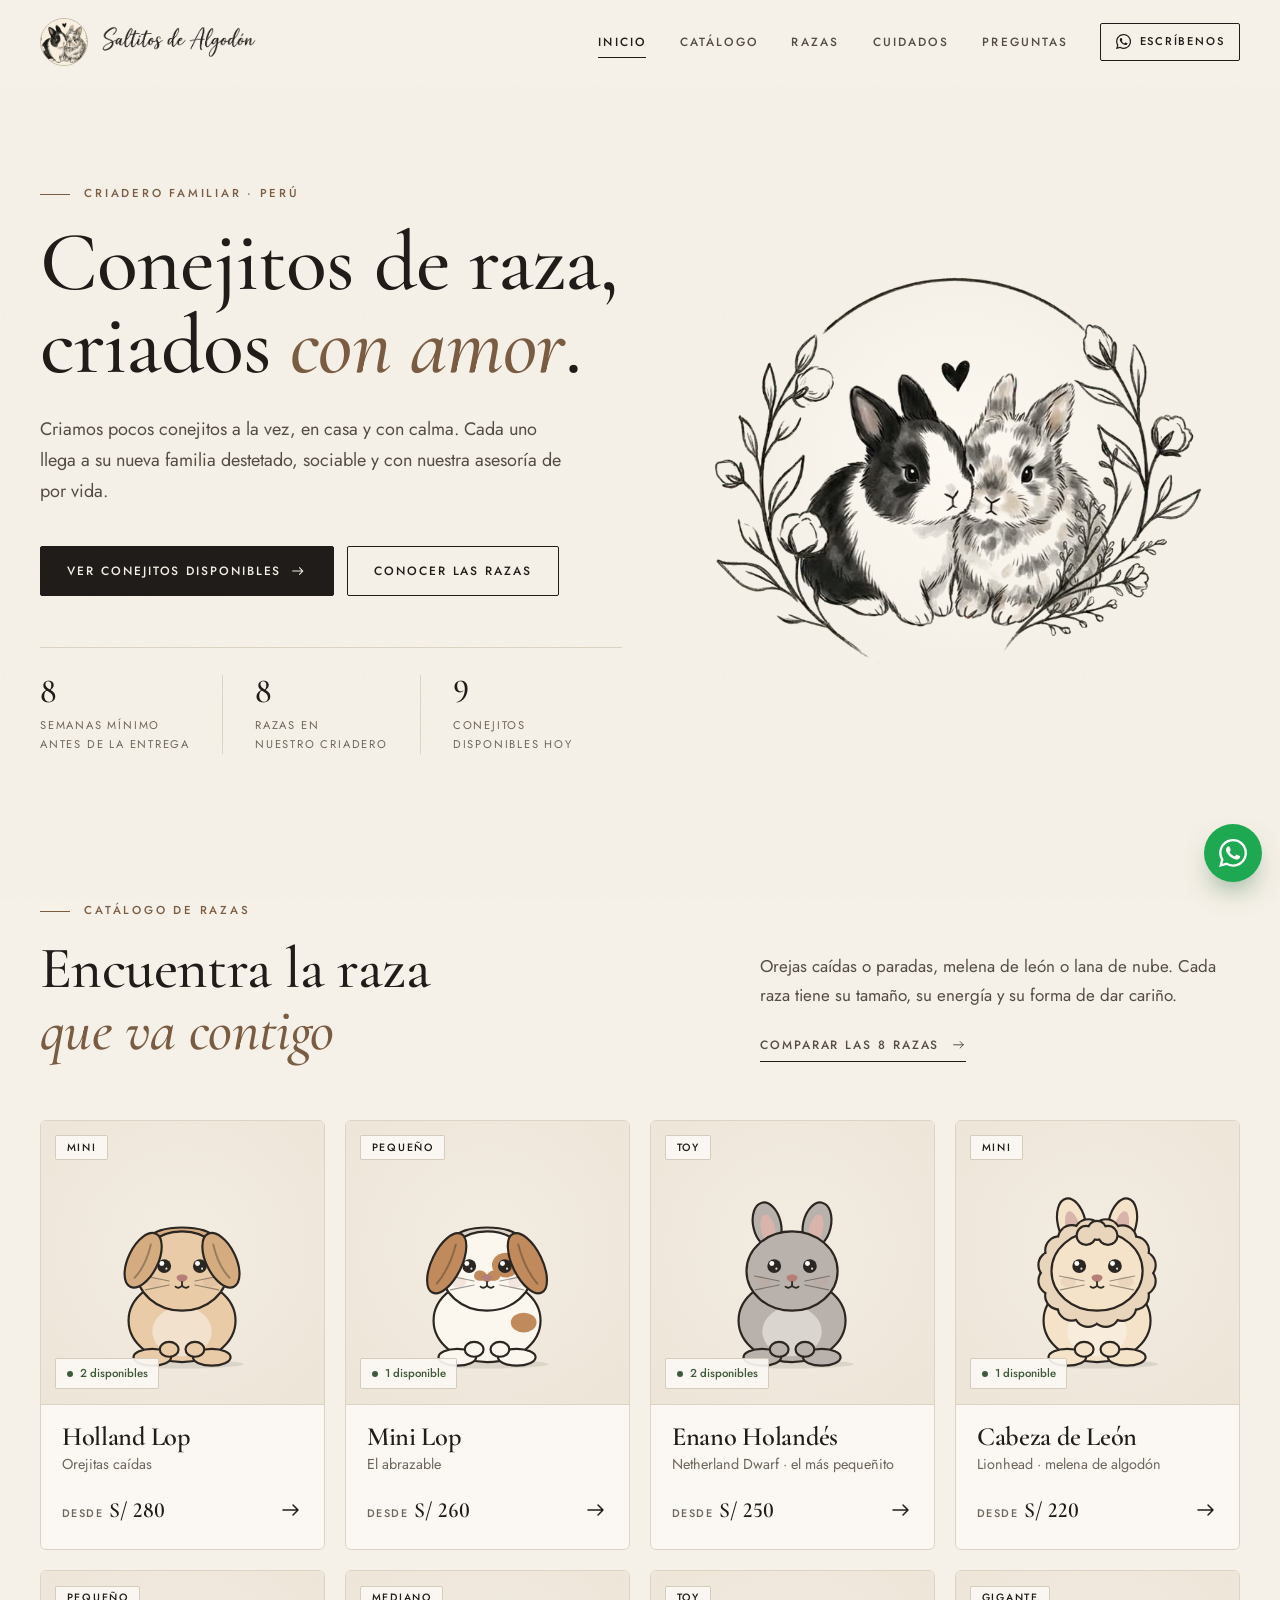
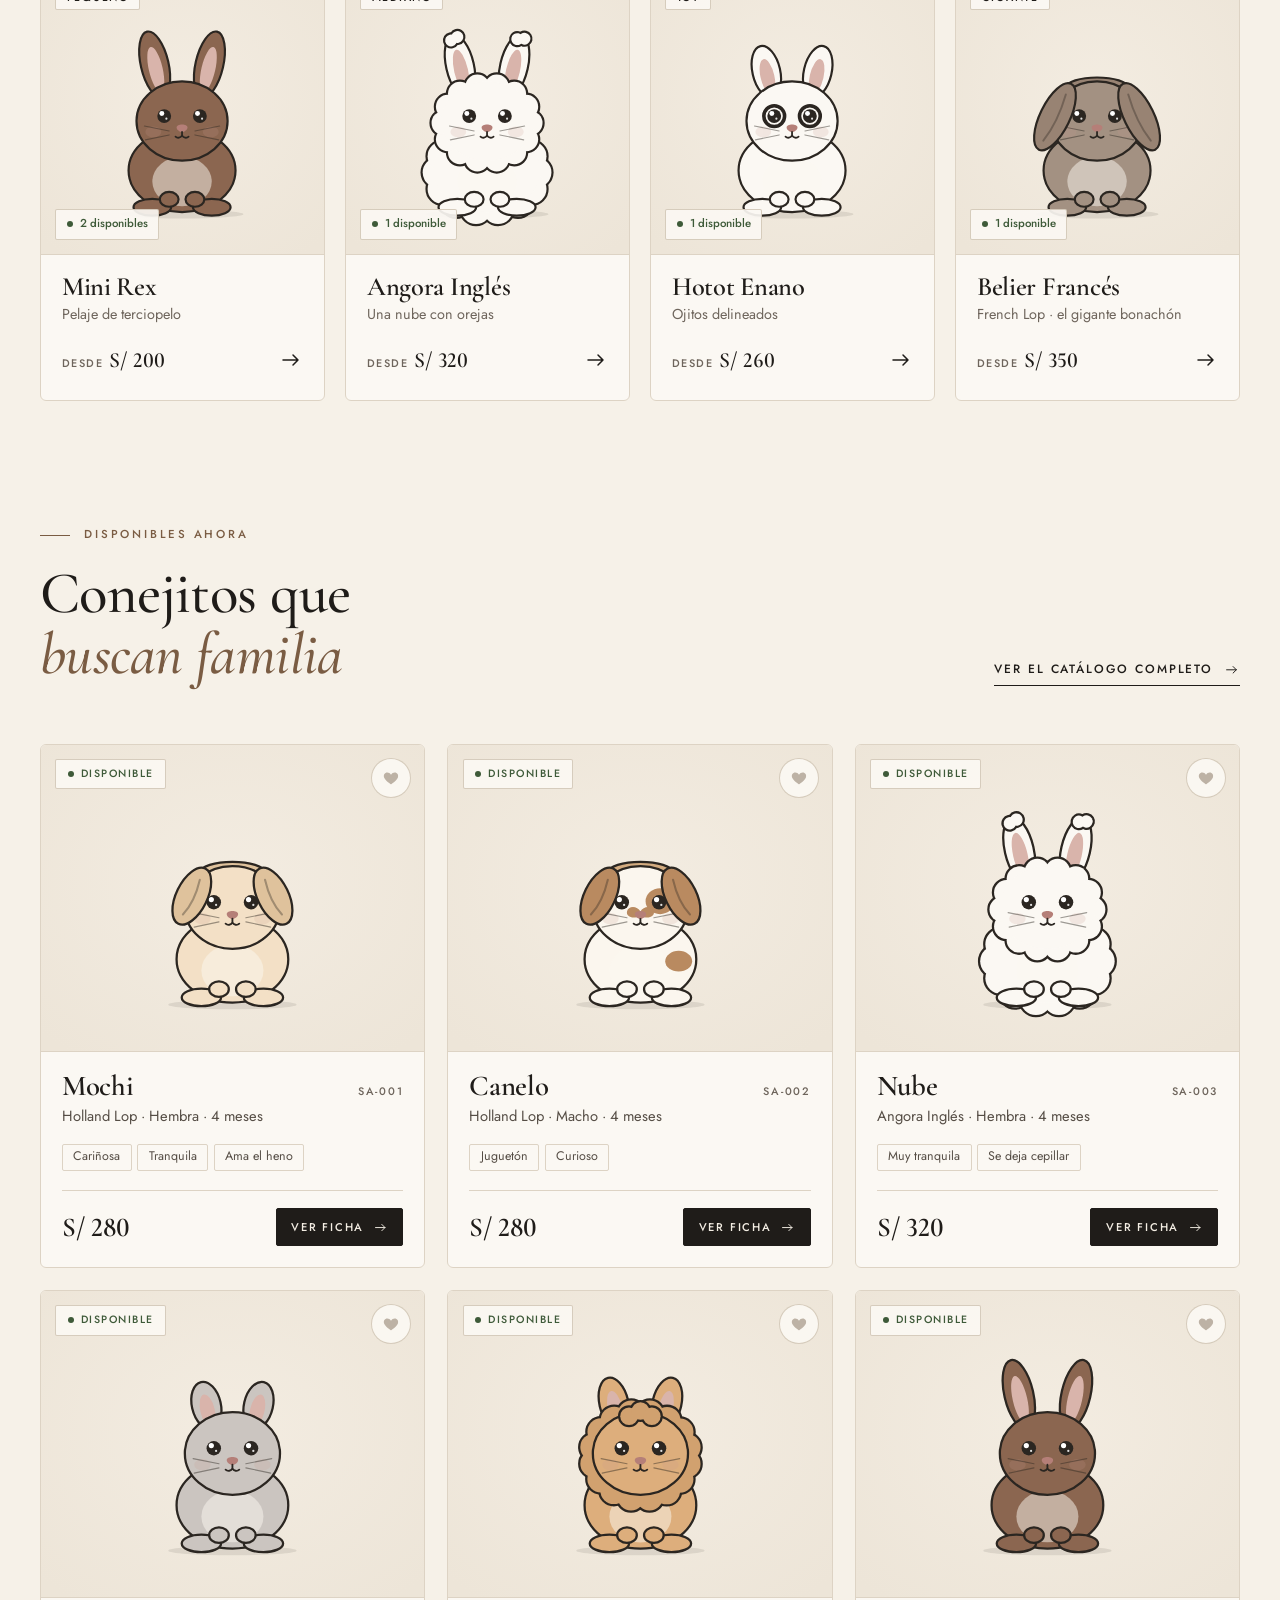
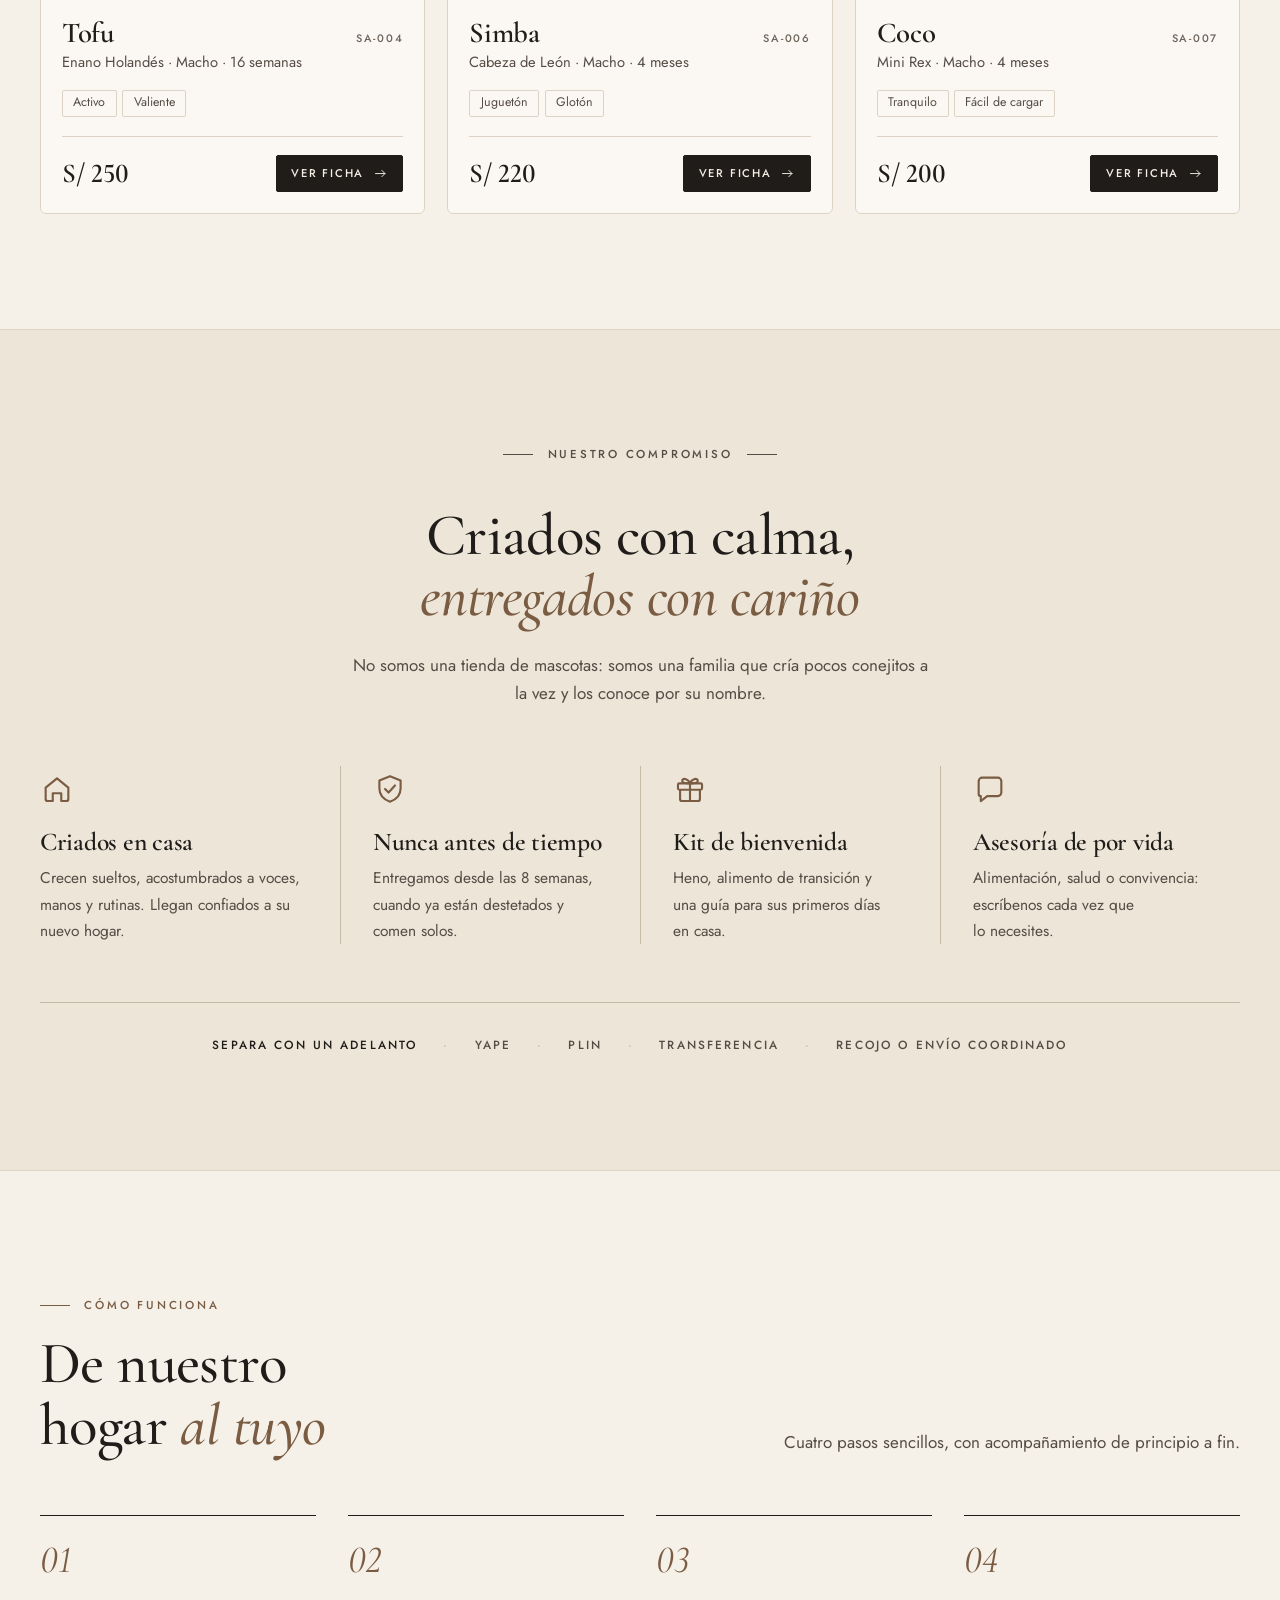
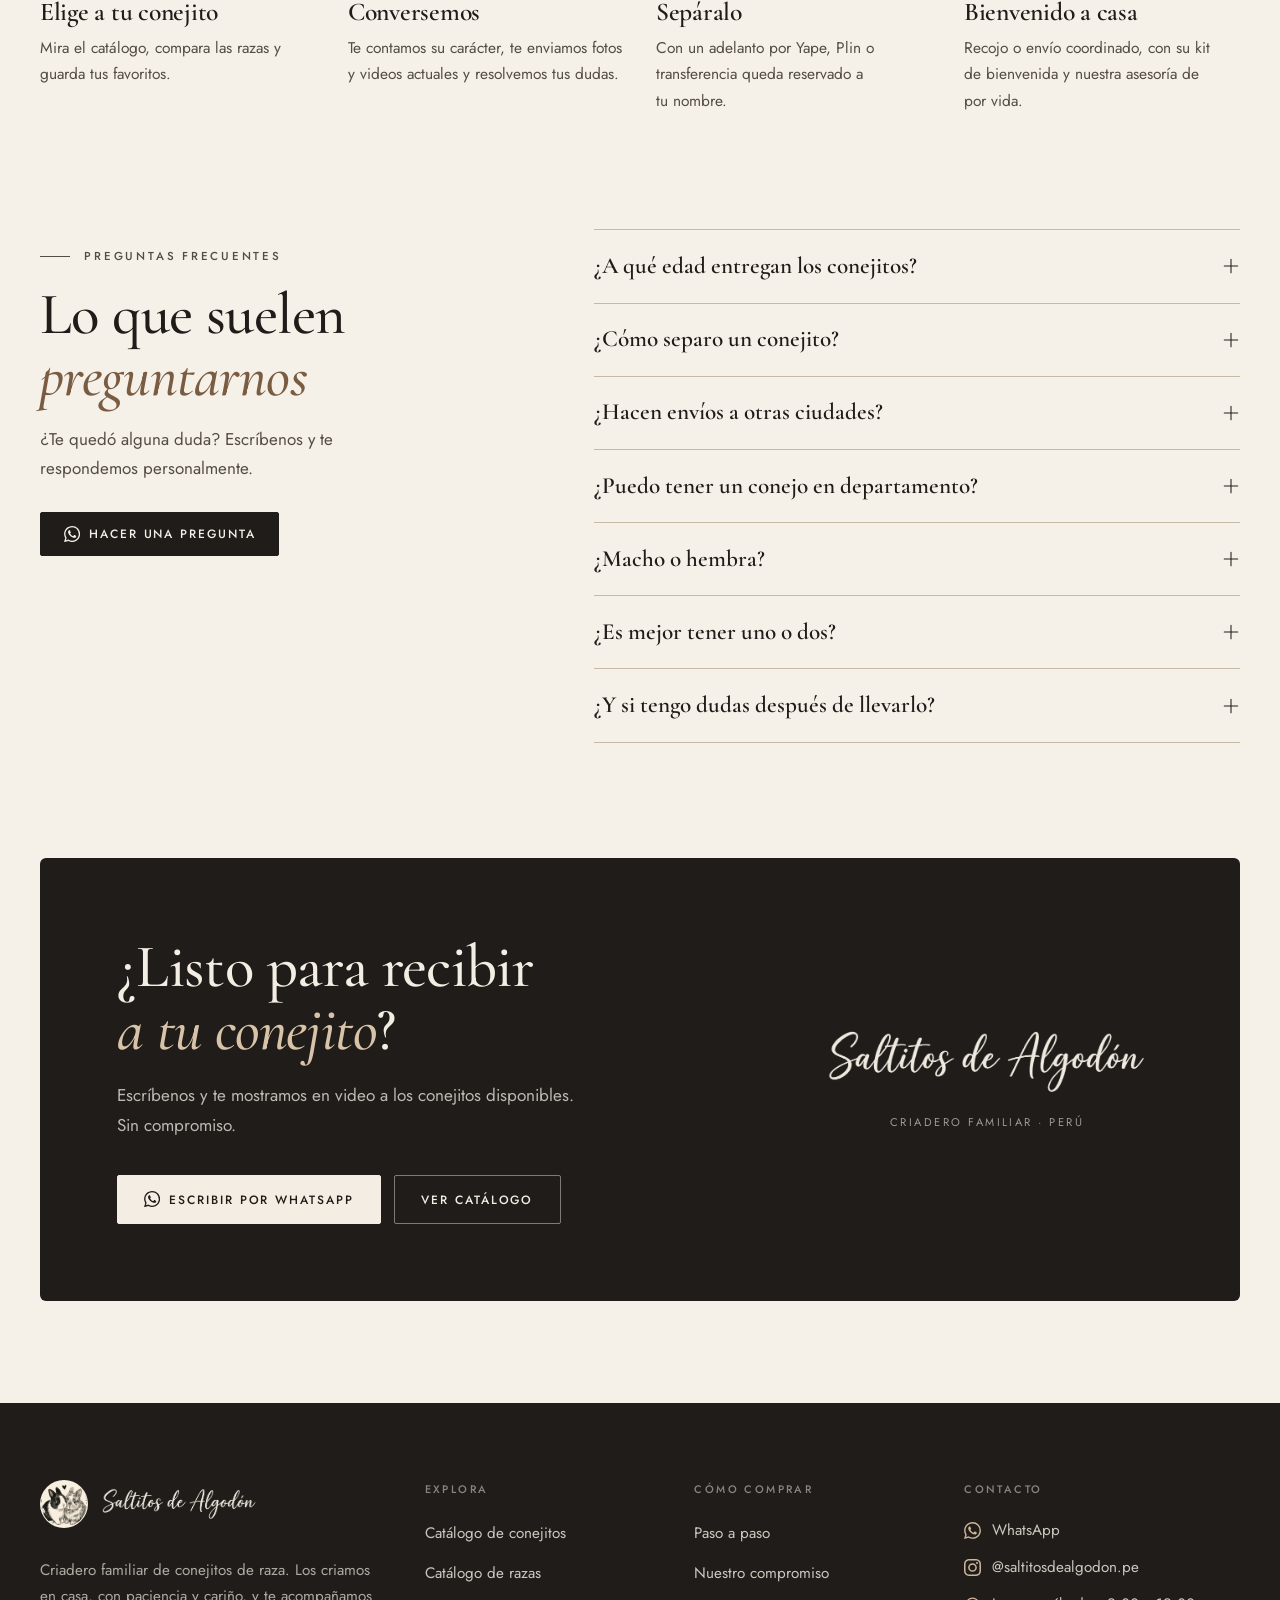
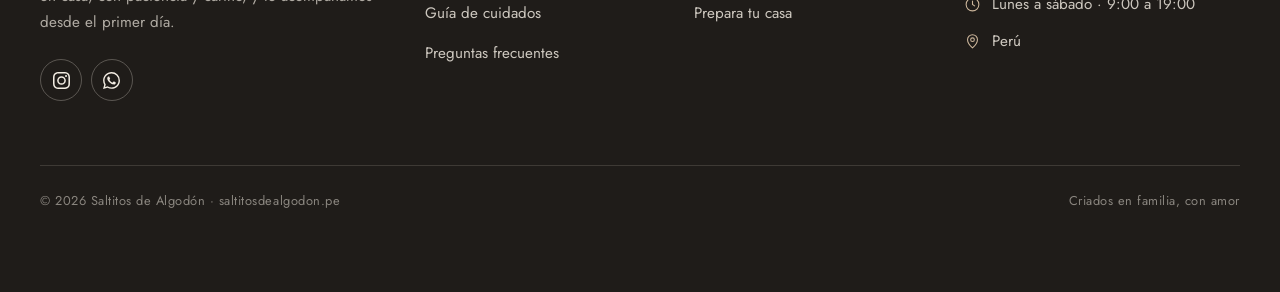
<file: index.html>
<!doctype html>
<html lang="es-PE">
<head>
  <meta charset="utf-8">
  <meta name="viewport" content="width=device-width, initial-scale=1">
  <title>Saltitos de Algodón · Conejitos de raza criados con amor</title>
  <meta name="description" content="Criadero familiar de conejitos de raza: Holland Lop, Mini Lop, Cabeza de León, Enano Holandés y más. Entrega desde las 8 semanas, kit de bienvenida y asesoría de por vida.">
  <link rel="canonical" href="https://saltitosdealgodon.pe/">
  <meta name="theme-color" content="#F6F1E8">
  <meta property="og:type" content="website">
  <meta property="og:locale" content="es_PE">
  <meta property="og:site_name" content="Saltitos de Algodón">
  <meta property="og:title" content="Saltitos de Algodón · Conejitos de raza criados con amor">
  <meta property="og:description" content="Criadero familiar de conejitos de raza. Conoce a los conejitos disponibles y encuentra la raza ideal para tu casa.">
  <meta property="og:url" content="https://saltitosdealgodon.pe/">
  <meta property="og:image" content="https://saltitosdealgodon.pe/assets/img/og.png">
  <meta name="twitter:card" content="summary_large_image">
  <link rel="icon" href="/assets/img/favicon.png" type="image/png" sizes="64x64">
  <link rel="apple-touch-icon" href="/assets/img/apple-touch-icon.png">
  <link rel="manifest" href="/site.webmanifest">
  <link rel="preconnect" href="https://fonts.googleapis.com">
  <link rel="preconnect" href="https://fonts.gstatic.com" crossorigin>
  <link rel="stylesheet" href="https://fonts.googleapis.com/css2?family=Cormorant+Garamond:ital,wght@0,500;0,600;1,500;1,600&family=Jost:wght@400;500&display=swap">
  <link rel="stylesheet" href="/assets/css/estilos.css">
  <script>document.documentElement.classList.add("js")</script>
  <script src="/assets/js/datos.js" defer></script>
  <script src="/assets/js/conejo.js" defer></script>
  <script src="/assets/js/app.js" defer></script>
  <script type="application/ld+json">
  {
    "@context": "https://schema.org",
    "@type": "PetStore",
    "name": "Saltitos de Algodón",
    "url": "https://saltitosdealgodon.pe/",
    "logo": "https://saltitosdealgodon.pe/assets/img/marca/logo.jpg",
    "image": "https://saltitosdealgodon.pe/assets/img/og.png",
    "description": "Criadero familiar de conejitos de raza, con kit de bienvenida y asesoría de por vida.",
    "areaServed": "PE",
    "currenciesAccepted": "PEN",
    "sameAs": ["https://www.instagram.com/saltitosdealgodon.pe/"]
  }
  </script>
</head>
<body data-pagina="inicio">
  <a class="saltar" href="#contenido">Saltar al contenido</a>

  <header class="cabecera" id="cabecera">
    <nav class="nav" aria-label="Principal">
      <a class="logo" href="/" aria-label="Saltitos de Algodón, inicio">
        <img class="logo-avatar" src="/assets/img/marca/avatar.webp" alt="" width="48" height="48">
        <span class="firma" aria-hidden="true"></span>
      </a>
      <ul class="nav-enlaces" id="nav-enlaces">
        <li><a href="/" aria-current="page">Inicio</a></li>
        <li><a href="/catalogo">Catálogo</a></li>
        <li><a href="/razas">Razas</a></li>
        <li><a href="/cuidados">Cuidados</a></li>
        <li><a href="/#preguntas">Preguntas</a></li>
      </ul>
      <a class="boton boton--chico nav-cta" href="#" data-wa><svg class="i" aria-hidden="true"><use href="/assets/img/iconos.svg#whatsapp"/></svg><span class="nav-cta-texto">Escríbenos</span></a>
      <button class="nav-menu" type="button" aria-expanded="false" aria-controls="nav-enlaces" aria-label="Abrir menú"><span></span><span></span></button>
    </nav>
  </header>

  <main id="contenido">
    <!-- Portada -->
    <section class="hero contenedor" id="inicio">
      <div class="hero-texto">
        <p class="etiqueta" data-revelar>Criadero familiar · Perú</p>
        <h1 class="hero-titulo" data-revelar style="--d:.06s">Conejitos de raza, criados <em>con amor</em>.</h1>
        <p class="hero-sub" data-revelar style="--d:.12s">Criamos pocos conejitos a la vez, en casa y con calma. Cada uno llega a su nueva familia destetado, sociable y con nuestra asesoría de por vida.</p>
        <div class="hero-acciones" data-revelar style="--d:.18s">
          <a class="boton boton--primario boton--grande" href="/catalogo">Ver conejitos disponibles <svg class="i i-mover" aria-hidden="true"><use href="/assets/img/iconos.svg#flecha"/></svg></a>
          <a class="boton boton--grande" href="/razas">Conocer las razas</a>
        </div>
        <ul class="hero-datos" data-revelar style="--d:.24s">
          <li><strong>8</strong><span>semanas mínimo<br>antes de la entrega</span></li>
          <li><strong data-cuenta="razas">8</strong><span>razas en<br>nuestro criadero</span></li>
          <li><strong data-cuenta="disponibles">9</strong><span>conejitos<br>disponibles hoy</span></li>
        </ul>
      </div>
      <figure class="hero-arte" data-revelar style="--d:.1s">
        <img src="/assets/img/marca/conejos.webp" width="776" height="556" fetchpriority="high" alt="Ilustración de dos conejitos abrazados dentro de una corona de flores de algodón, el logo de Saltitos de Algodón">
      </figure>
    </section>

    <!-- Catálogo de razas -->
    <section class="seccion contenedor" id="razas" style="padding-top:clamp(2rem,4vw,3rem)">
      <div class="seccion-cabeza">
        <div>
          <p class="etiqueta">Catálogo de razas</p>
          <h2 data-revelar>Encuentra la raza <em>que va contigo</em></h2>
        </div>
        <div class="texto-lateral" data-revelar style="--d:.06s">
          <p>Orejas caídas o paradas, melena de león o lana de nube. Cada raza tiene su tamaño, su energía y su forma de dar cariño.</p>
          <p style="margin-top:1.2rem"><a class="enlace-flecha" href="/razas"><span>Comparar las <span data-cuenta="razas">8</span> razas</span> <svg class="i" aria-hidden="true"><use href="/assets/img/iconos.svg#flecha"/></svg></a></p>
        </div>
      </div>
      <div class="grid-razas" id="grid-razas"></div>
    </section>

    <!-- Disponibles -->
    <section class="seccion contenedor" id="disponibles" style="padding-top:0">
      <div class="seccion-cabeza">
        <div>
          <p class="etiqueta">Disponibles ahora</p>
          <h2 data-revelar>Conejitos que <em>buscan familia</em></h2>
        </div>
        <a class="enlace-flecha" href="/catalogo">Ver el catálogo completo <svg class="i" aria-hidden="true"><use href="/assets/img/iconos.svg#flecha"/></svg></a>
      </div>
      <div class="grid-conejos" id="grid-disponibles"></div>
    </section>

    <!-- Nuestro compromiso -->
    <section class="banda" id="por-que">
      <div class="seccion contenedor">
        <div class="seccion-cabeza seccion-cabeza--centro">
          <p class="etiqueta">Nuestro compromiso</p>
          <h2 data-revelar>Criados con calma, <em>entregados con cariño</em></h2>
          <p data-revelar style="--d:.06s;max-width:36rem;color:var(--ink-2)">No somos una tienda de mascotas: somos una familia que cría pocos conejitos a la vez y los conoce por su nombre.</p>
        </div>
        <ul class="compromisos">
          <li data-revelar>
            <svg class="i" aria-hidden="true"><use href="/assets/img/iconos.svg#casa"/></svg>
            <h3>Criados en casa</h3>
            <p>Crecen sueltos, acostumbrados a voces, manos y rutinas. Llegan confiados a su nuevo hogar.</p>
          </li>
          <li data-revelar style="--d:.08s">
            <svg class="i" aria-hidden="true"><use href="/assets/img/iconos.svg#escudo"/></svg>
            <h3>Nunca antes de tiempo</h3>
            <p>Entregamos desde las 8 semanas, cuando ya están destetados y comen solos.</p>
          </li>
          <li data-revelar style="--d:.16s">
            <svg class="i" aria-hidden="true"><use href="/assets/img/iconos.svg#regalo"/></svg>
            <h3>Kit de bienvenida</h3>
            <p>Heno, alimento de transición y una guía para sus primeros días en casa.</p>
          </li>
          <li data-revelar style="--d:.24s">
            <svg class="i" aria-hidden="true"><use href="/assets/img/iconos.svg#chat"/></svg>
            <h3>Asesoría de por vida</h3>
            <p>Alimentación, salud o convivencia: escríbenos cada vez que lo necesites.</p>
          </li>
        </ul>
        <p class="pagos-linea"><strong>Separa con un adelanto</strong><span aria-hidden="true">·</span>Yape<span aria-hidden="true">·</span>Plin<span aria-hidden="true">·</span>Transferencia<span aria-hidden="true">·</span>Recojo o envío coordinado</p>
      </div>
    </section>

    <!-- Cómo funciona -->
    <section class="seccion contenedor" id="como-funciona">
      <div class="seccion-cabeza">
        <div>
          <p class="etiqueta">Cómo funciona</p>
          <h2 data-revelar>De nuestro hogar <em>al tuyo</em></h2>
        </div>
        <p data-revelar style="--d:.06s">Cuatro pasos sencillos, con acompañamiento de principio a fin.</p>
      </div>
      <ol class="pasos">
        <li class="paso" data-revelar>
          <span class="paso-num">01</span>
          <h3>Elige a tu conejito</h3>
          <p>Mira el catálogo, compara las razas y guarda tus favoritos.</p>
        </li>
        <li class="paso" data-revelar style="--d:.08s">
          <span class="paso-num">02</span>
          <h3>Conversemos</h3>
          <p>Te contamos su carácter, te enviamos fotos y videos actuales y resolvemos tus dudas.</p>
        </li>
        <li class="paso" data-revelar style="--d:.16s">
          <span class="paso-num">03</span>
          <h3>Sepáralo</h3>
          <p>Con un adelanto por Yape, Plin o transferencia queda reservado a tu nombre.</p>
        </li>
        <li class="paso" data-revelar style="--d:.24s">
          <span class="paso-num">04</span>
          <h3>Bienvenido a casa</h3>
          <p>Recojo o envío coordinado, con su kit de bienvenida y nuestra asesoría de por vida.</p>
        </li>
      </ol>
    </section>

    <!-- Preguntas frecuentes -->
    <section class="seccion contenedor" id="preguntas" style="padding-top:0">
      <div class="faq">
        <div class="faq-intro">
          <p class="etiqueta">Preguntas frecuentes</p>
          <h2 data-revelar>Lo que suelen <em>preguntarnos</em></h2>
          <p>¿Te quedó alguna duda? Escríbenos y te respondemos personalmente.</p>
          <a class="boton boton--wa" href="#" data-wa><svg class="i" aria-hidden="true"><use href="/assets/img/iconos.svg#whatsapp"/></svg>Hacer una pregunta</a>
        </div>
        <div class="faq-lista">
          <details>
            <summary>¿A qué edad entregan los conejitos?</summary>
            <p>Desde las 8 semanas, cuando ya están destetados y comen solos heno y pellets. Antes de esa edad no entregamos ninguno, aunque esté separado.</p>
          </details>
          <details>
            <summary>¿Cómo separo un conejito?</summary>
            <p>Escríbenos por WhatsApp con el código del conejito (por ejemplo, SA-001). Con un adelanto por Yape, Plin o transferencia queda reservado a tu nombre hasta la fecha de entrega.</p>
          </details>
          <details>
            <summary>¿Hacen envíos a otras ciudades?</summary>
            <p>Sí. Coordinamos envíos a provincia con transporte adecuado para mascotas. El costo depende del destino; consúltanos antes de reservar.</p>
          </details>
          <details>
            <summary>¿Puedo tener un conejo en departamento?</summary>
            <p>Sí. Las razas pequeñas se adaptan muy bien. Necesitan un corral amplio, varias horas libres al día en una zona segura y los cables protegidos. Te ayudamos a prepararlo en nuestra <a href="/cuidados">guía de cuidados</a>.</p>
          </details>
          <details>
            <summary>¿Macho o hembra?</summary>
            <p>Ambos son excelentes compañeros; el carácter depende más de cada conejito que del sexo. Te recomendamos esterilizar a cualquiera de los dos cuando el veterinario lo indique: viven más tranquilos y sanos.</p>
          </details>
          <details>
            <summary>¿Es mejor tener uno o dos?</summary>
            <p>Los conejos son muy sociables. Una pareja esterilizada es ideal; si tendrás uno solo, necesitará mucha compañía y juego todos los días.</p>
          </details>
          <details>
            <summary>¿Y si tengo dudas después de llevarlo?</summary>
            <p>Nos escribes cuando quieras. La asesoría es de por vida: alimentación, salud, convivencia, lo que necesites.</p>
          </details>
        </div>
      </div>
    </section>

    <!-- Llamado final -->
    <section class="contenedor" id="contacto">
      <div class="cta" data-revelar>
        <div>
          <h2>¿Listo para recibir <em>a tu conejito</em>?</h2>
          <p>Escríbenos y te mostramos en video a los conejitos disponibles. Sin compromiso.</p>
          <div class="cta-acciones">
            <a class="boton boton--wa boton--grande" href="#" data-wa><svg class="i" aria-hidden="true"><use href="/assets/img/iconos.svg#whatsapp"/></svg>Escribir por WhatsApp</a>
            <a class="boton boton--suave boton--grande" href="/catalogo">Ver catálogo</a>
          </div>
        </div>
        <div class="cta-marca" aria-hidden="true">
          <span class="firma"></span>
          <span>Criadero familiar · Perú</span>
        </div>
      </div>
    </section>
  </main>

  <footer class="pie">
    <div class="contenedor">
      <div class="pie-grid">
        <div class="pie-marca">
          <a class="logo" href="/" aria-label="Saltitos de Algodón, inicio">
            <img class="logo-avatar" src="/assets/img/marca/avatar.webp" alt="" width="48" height="48" loading="lazy">
            <span class="firma" aria-hidden="true"></span>
          </a>
          <p>Criadero familiar de conejitos de raza. Los criamos en casa, con paciencia y cariño, y te acompañamos desde el primer día.</p>
          <div class="redes">
            <a href="https://www.instagram.com/saltitosdealgodon.pe/" data-red="instagram" target="_blank" rel="noopener" aria-label="Instagram"><svg class="i" aria-hidden="true"><use href="/assets/img/iconos.svg#instagram"/></svg></a>
            <a href="#" data-red="tiktok" target="_blank" rel="noopener" aria-label="TikTok"><svg class="i" aria-hidden="true"><use href="/assets/img/iconos.svg#tiktok"/></svg></a>
            <a href="#" data-wa aria-label="WhatsApp"><svg class="i" aria-hidden="true"><use href="/assets/img/iconos.svg#whatsapp"/></svg></a>
          </div>
        </div>
        <div>
          <p class="pie-titulo">Explora</p>
          <ul>
            <li><a href="/catalogo">Catálogo de conejitos</a></li>
            <li><a href="/razas">Catálogo de razas</a></li>
            <li><a href="/cuidados">Guía de cuidados</a></li>
            <li><a href="/#preguntas">Preguntas frecuentes</a></li>
          </ul>
        </div>
        <div>
          <p class="pie-titulo">Cómo comprar</p>
          <ul>
            <li><a href="/#como-funciona">Paso a paso</a></li>
            <li><a href="/#por-que">Nuestro compromiso</a></li>
            <li><a href="/cuidados#antes-de-llegar">Prepara tu casa</a></li>
          </ul>
        </div>
        <div>
          <p class="pie-titulo">Contacto</p>
          <ul class="pie-contacto">
            <li><svg class="i" aria-hidden="true"><use href="/assets/img/iconos.svg#whatsapp"/></svg><a href="#" data-wa>WhatsApp</a></li>
            <li><svg class="i" aria-hidden="true"><use href="/assets/img/iconos.svg#instagram"/></svg><a href="https://www.instagram.com/saltitosdealgodon.pe/" data-red="instagram" target="_blank" rel="noopener">@saltitosdealgodon.pe</a></li>
            <li><svg class="i" aria-hidden="true"><use href="/assets/img/iconos.svg#tiktok"/></svg><a href="#" data-red="tiktok" target="_blank" rel="noopener">TikTok</a></li>
            <li><svg class="i" aria-hidden="true"><use href="/assets/img/iconos.svg#correo"/></svg><a href="mailto:hola@saltitosdealgodon.pe" data-red="correo">hola@saltitosdealgodon.pe</a></li>
            <li><svg class="i" aria-hidden="true"><use href="/assets/img/iconos.svg#reloj"/></svg><span data-config="horario">Lunes a sábado · 9:00 a 19:00</span></li>
            <li><svg class="i" aria-hidden="true"><use href="/assets/img/iconos.svg#ubicacion"/></svg><span data-config="ciudad">Perú</span></li>
          </ul>
        </div>
      </div>
      <div class="pie-base">
        <span>© <span data-anio>2026</span> Saltitos de Algodón · saltitosdealgodon.pe</span>
        <span>Criados en familia, con amor</span>
      </div>
    </div>
  </footer>
</body>
</html>
</file>
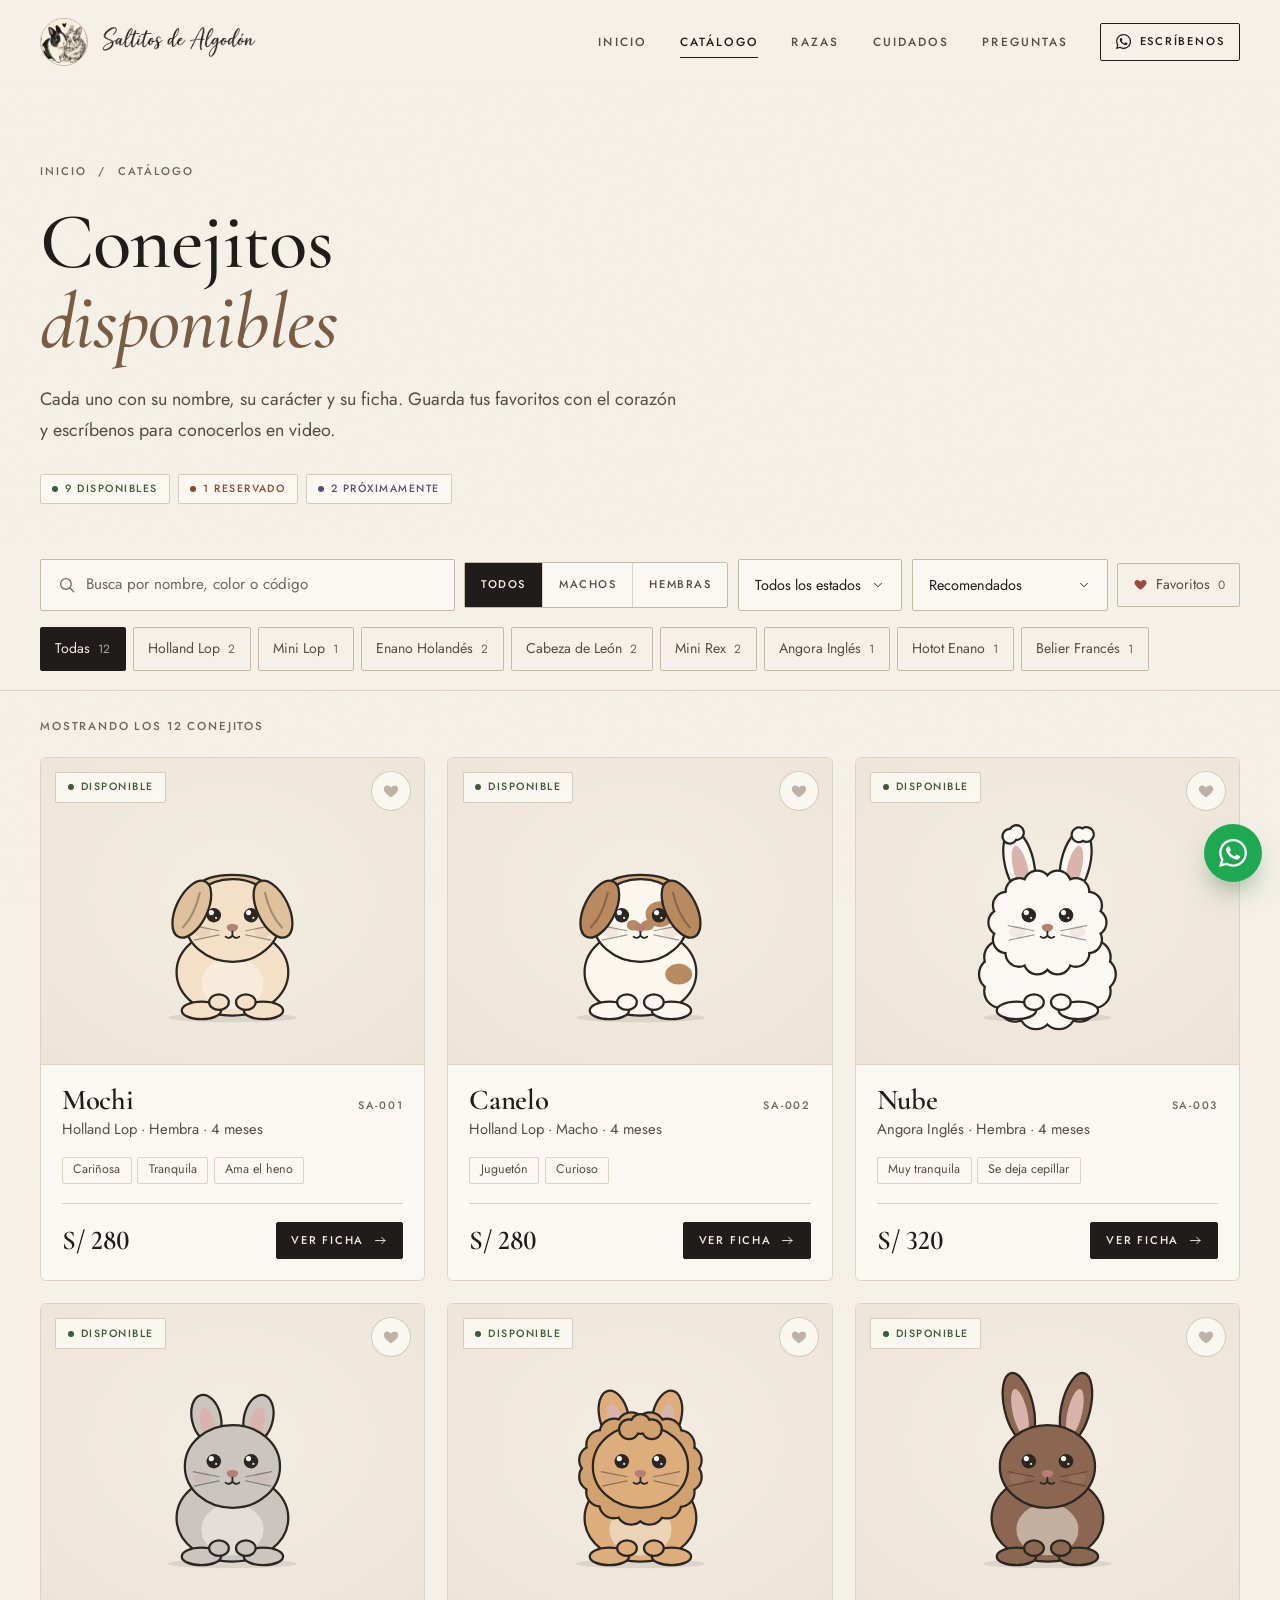
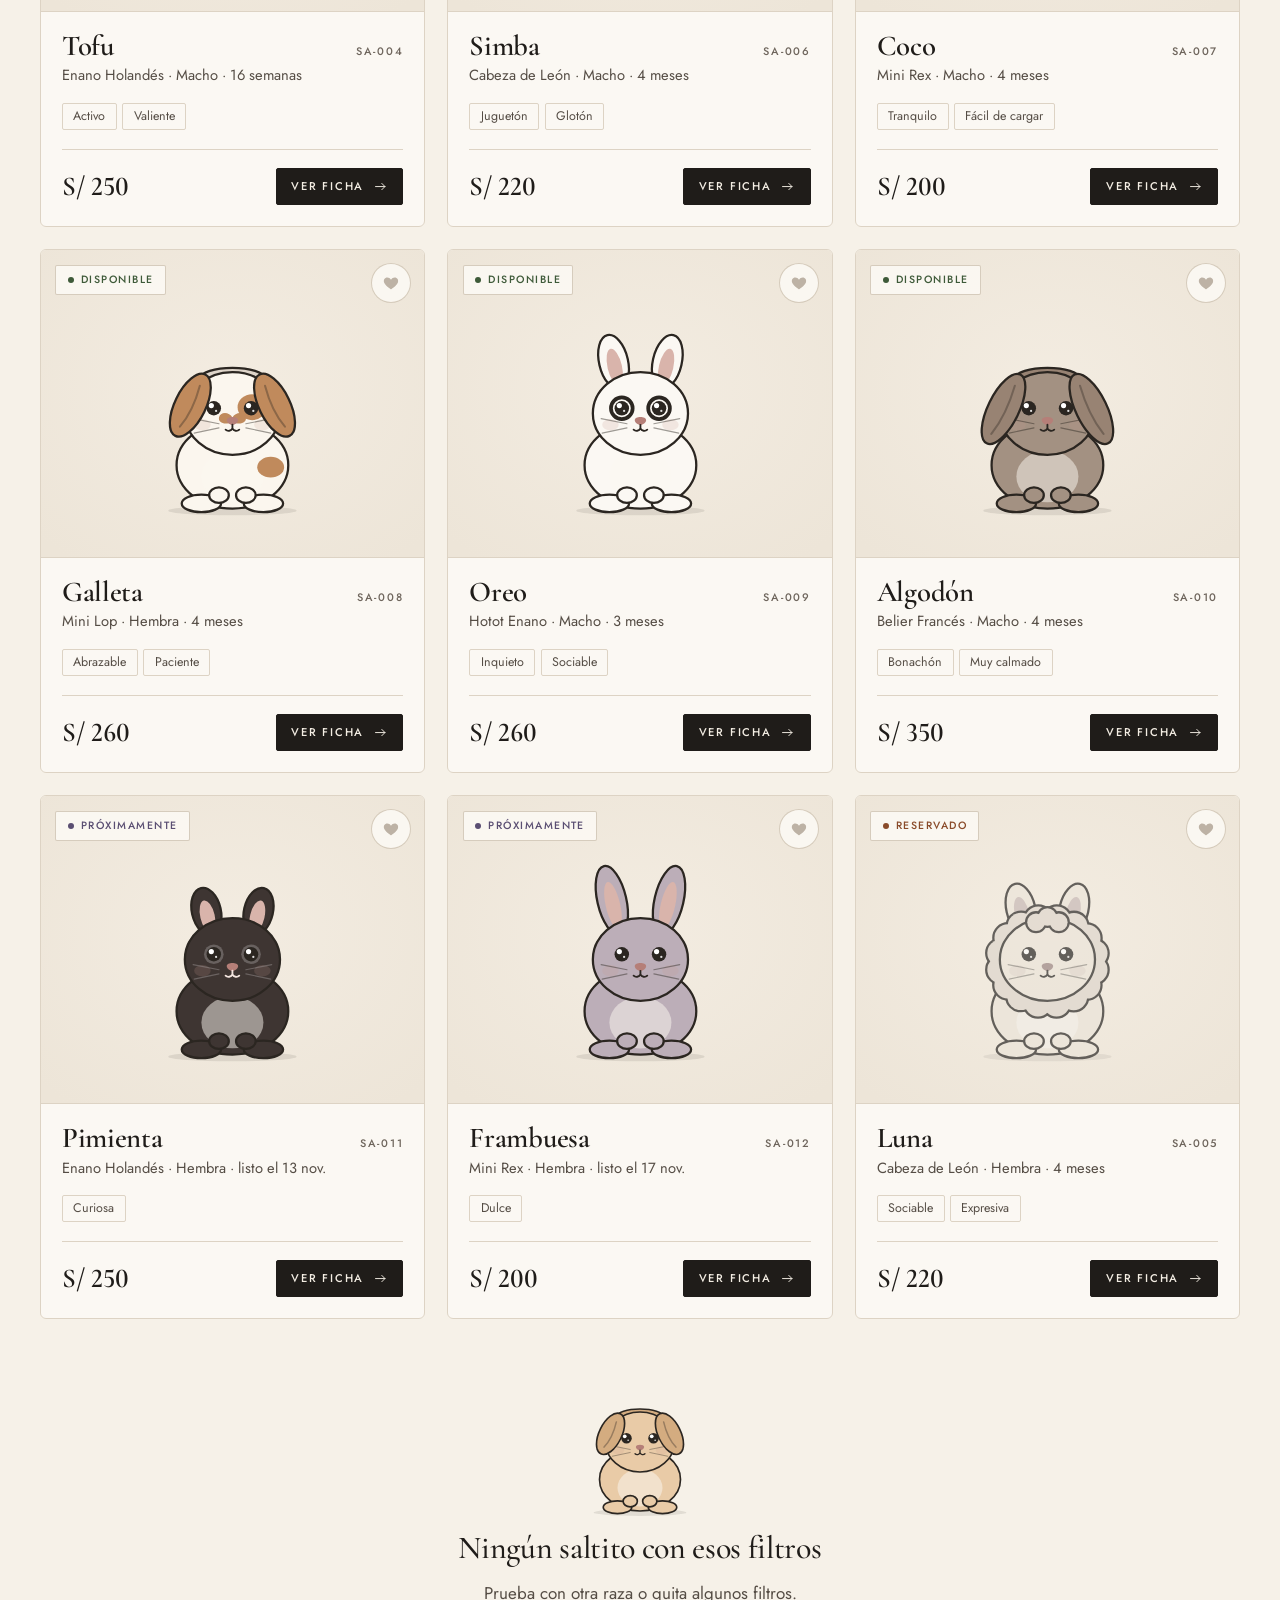
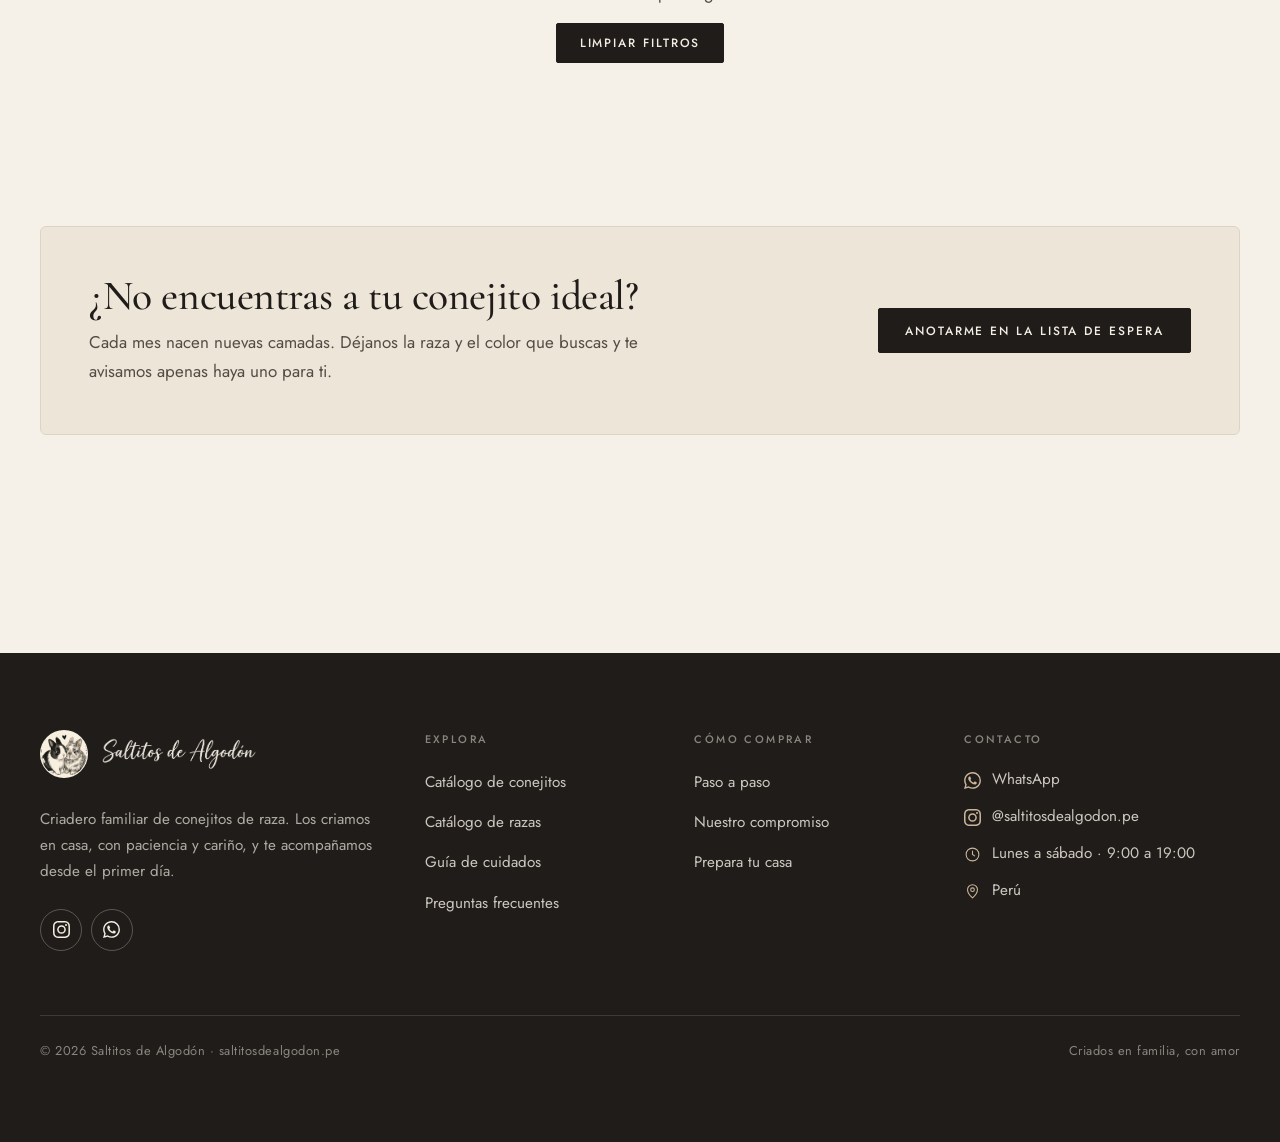
<file: catalogo.html>
<!doctype html>
<html lang="es-PE">
<head>
  <meta charset="utf-8">
  <meta name="viewport" content="width=device-width, initial-scale=1">
  <title>Catálogo de conejitos · Saltitos de Algodón</title>
  <meta name="description" content="Conejitos de raza disponibles: filtra por raza, sexo y estado, mira su ficha y sepáralo por WhatsApp.">
  <link rel="canonical" href="https://saltitosdealgodon.pe/catalogo">
  <meta name="theme-color" content="#F6F1E8">
  <meta property="og:type" content="website">
  <meta property="og:locale" content="es_PE">
  <meta property="og:site_name" content="Saltitos de Algodón">
  <meta property="og:title" content="Catálogo de conejitos · Saltitos de Algodón">
  <meta property="og:description" content="Conejitos de raza disponibles: filtra por raza, sexo y estado, mira su ficha y sepáralo por WhatsApp.">
  <meta property="og:url" content="https://saltitosdealgodon.pe/catalogo">
  <meta property="og:image" content="https://saltitosdealgodon.pe/assets/img/og.png">
  <meta name="twitter:card" content="summary_large_image">
  <link rel="icon" href="/assets/img/favicon.png" type="image/png" sizes="64x64">
  <link rel="apple-touch-icon" href="/assets/img/apple-touch-icon.png">
  <link rel="manifest" href="/site.webmanifest">
  <link rel="preconnect" href="https://fonts.googleapis.com">
  <link rel="preconnect" href="https://fonts.gstatic.com" crossorigin>
  <link rel="stylesheet" href="https://fonts.googleapis.com/css2?family=Cormorant+Garamond:ital,wght@0,500;0,600;1,500;1,600&family=Jost:wght@400;500&display=swap">
  <link rel="stylesheet" href="/assets/css/estilos.css">
  <script>document.documentElement.classList.add("js")</script>
  <script src="/assets/js/datos.js" defer></script>
  <script src="/assets/js/conejo.js" defer></script>
  <script src="/assets/js/app.js" defer></script>
</head>
<body data-pagina="catalogo">
  <a class="saltar" href="#contenido">Saltar al contenido</a>

  <header class="cabecera" id="cabecera">
    <nav class="nav" aria-label="Principal">
      <a class="logo" href="/" aria-label="Saltitos de Algodón, inicio">
        <img class="logo-avatar" src="/assets/img/marca/avatar.webp" alt="" width="48" height="48">
        <span class="firma" aria-hidden="true"></span>
      </a>
      <ul class="nav-enlaces" id="nav-enlaces">
        <li><a href="/">Inicio</a></li>
        <li><a href="/catalogo" aria-current="page">Catálogo</a></li>
        <li><a href="/razas">Razas</a></li>
        <li><a href="/cuidados">Cuidados</a></li>
        <li><a href="/#preguntas">Preguntas</a></li>
      </ul>
      <a class="boton boton--chico nav-cta" href="#" data-wa><svg class="i" aria-hidden="true"><use href="/assets/img/iconos.svg#whatsapp"/></svg><span class="nav-cta-texto">Escríbenos</span></a>
      <button class="nav-menu" type="button" aria-expanded="false" aria-controls="nav-enlaces" aria-label="Abrir menú"><span></span><span></span></button>
    </nav>
  </header>

  <main id="contenido">
    <section class="pagina-hero contenedor">
      <nav class="migas" aria-label="Ruta"><a href="/">Inicio</a><span aria-hidden="true">/</span><span aria-current="page">Catálogo</span></nav>
      <h1 data-revelar>Conejitos <span class="subrayado">disponibles</span></h1>
      <p data-revelar style="--d:.06s">Cada uno con su nombre, su carácter y su ficha. Guarda tus favoritos con el corazón y escríbenos para conocerlos en video.</p>
      <div class="resumen" id="catalogo-resumen" data-revelar style="--d:.12s"></div>
    </section>

    <section class="filtros" aria-label="Filtros del catálogo">
      <div class="contenedor">
        <div class="filtros-fila">
          <label class="buscador">
            <svg class="i" aria-hidden="true"><use href="/assets/img/iconos.svg#buscar"/></svg>
            <span class="sr">Buscar conejitos</span>
            <input id="f-buscar" type="search" placeholder="Busca por nombre, color o código" autocomplete="off">
          </label>
          <div class="segmentado" role="group" aria-label="Sexo">
            <button type="button" data-sexo="todos" aria-pressed="true">Todos</button>
            <button type="button" data-sexo="macho" aria-pressed="false">Machos</button>
            <button type="button" data-sexo="hembra" aria-pressed="false">Hembras</button>
          </div>
          <label class="sr" for="f-estado">Estado</label>
          <select class="selector" id="f-estado">
            <option value="todos">Todos los estados</option>
            <option value="disponible">Disponibles</option>
            <option value="proximamente">Próximamente</option>
            <option value="reservado">Reservados</option>
          </select>
          <label class="sr" for="f-orden">Ordenar</label>
          <select class="selector" id="f-orden">
            <option value="recomendado">Recomendados</option>
            <option value="precio-asc">Precio: menor a mayor</option>
            <option value="precio-desc">Precio: mayor a menor</option>
            <option value="jovenes">Más jóvenes primero</option>
          </select>
          <button class="chip-filtro chip-fav" id="f-favs" type="button" aria-pressed="false"><svg class="i" aria-hidden="true"><use href="/assets/img/iconos.svg#corazon"/></svg>Favoritos <span id="f-favs-n">0</span></button>
        </div>
        <div class="chips-razas" id="f-razas" role="group" aria-label="Raza"></div>
      </div>
    </section>

    <section class="contenedor" aria-label="Resultados">
      <p class="contador" id="catalogo-contador" aria-live="polite"></p>
      <div class="grid-conejos" id="catalogo-grid"></div>
      <div class="vacio" id="catalogo-vacio" hidden>
        <div class="vacio-conejo" id="vacio-conejo"></div>
        <h2>Ningún saltito con esos filtros</h2>
        <p>Prueba con otra raza o quita algunos filtros.</p>
        <button class="boton boton--primario" type="button" id="f-limpiar">Limpiar filtros</button>
      </div>
    </section>

    <section class="seccion contenedor">
      <div class="aviso-camada" data-revelar>
        <div>
          <h2>¿No encuentras a tu conejito ideal?</h2>
          <p>Cada mes nacen nuevas camadas. Déjanos la raza y el color que buscas y te avisamos apenas haya uno para ti.</p>
        </div>
        <a class="boton boton--primario boton--grande" href="#" data-wa="Hola 🐰 quiero anotarme en la lista de espera. Busco un conejito de raza: ">Anotarme en la lista de espera</a>
      </div>
    </section>
  </main>

  <footer class="pie">
    <div class="contenedor">
      <div class="pie-grid">
        <div class="pie-marca">
          <a class="logo" href="/" aria-label="Saltitos de Algodón, inicio">
            <img class="logo-avatar" src="/assets/img/marca/avatar.webp" alt="" width="48" height="48" loading="lazy">
            <span class="firma" aria-hidden="true"></span>
          </a>
          <p>Criadero familiar de conejitos de raza. Los criamos en casa, con paciencia y cariño, y te acompañamos desde el primer día.</p>
          <div class="redes">
            <a href="https://www.instagram.com/saltitosdealgodon.pe/" data-red="instagram" target="_blank" rel="noopener" aria-label="Instagram"><svg class="i" aria-hidden="true"><use href="/assets/img/iconos.svg#instagram"/></svg></a>
            <a href="#" data-red="tiktok" target="_blank" rel="noopener" aria-label="TikTok"><svg class="i" aria-hidden="true"><use href="/assets/img/iconos.svg#tiktok"/></svg></a>
            <a href="#" data-wa aria-label="WhatsApp"><svg class="i" aria-hidden="true"><use href="/assets/img/iconos.svg#whatsapp"/></svg></a>
          </div>
        </div>
        <div>
          <p class="pie-titulo">Explora</p>
          <ul>
            <li><a href="/catalogo">Catálogo de conejitos</a></li>
            <li><a href="/razas">Catálogo de razas</a></li>
            <li><a href="/cuidados">Guía de cuidados</a></li>
            <li><a href="/#preguntas">Preguntas frecuentes</a></li>
          </ul>
        </div>
        <div>
          <p class="pie-titulo">Cómo comprar</p>
          <ul>
            <li><a href="/#como-funciona">Paso a paso</a></li>
            <li><a href="/#por-que">Nuestro compromiso</a></li>
            <li><a href="/cuidados#antes-de-llegar">Prepara tu casa</a></li>
          </ul>
        </div>
        <div>
          <p class="pie-titulo">Contacto</p>
          <ul class="pie-contacto">
            <li><svg class="i" aria-hidden="true"><use href="/assets/img/iconos.svg#whatsapp"/></svg><a href="#" data-wa>WhatsApp</a></li>
            <li><svg class="i" aria-hidden="true"><use href="/assets/img/iconos.svg#instagram"/></svg><a href="https://www.instagram.com/saltitosdealgodon.pe/" data-red="instagram" target="_blank" rel="noopener">@saltitosdealgodon.pe</a></li>
            <li><svg class="i" aria-hidden="true"><use href="/assets/img/iconos.svg#tiktok"/></svg><a href="#" data-red="tiktok" target="_blank" rel="noopener">TikTok</a></li>
            <li><svg class="i" aria-hidden="true"><use href="/assets/img/iconos.svg#correo"/></svg><a href="mailto:hola@saltitosdealgodon.pe" data-red="correo">hola@saltitosdealgodon.pe</a></li>
            <li><svg class="i" aria-hidden="true"><use href="/assets/img/iconos.svg#reloj"/></svg><span data-config="horario">Lunes a sábado · 9:00 a 19:00</span></li>
            <li><svg class="i" aria-hidden="true"><use href="/assets/img/iconos.svg#ubicacion"/></svg><span data-config="ciudad">Perú</span></li>
          </ul>
        </div>
      </div>
      <div class="pie-base">
        <span>© <span data-anio>2026</span> Saltitos de Algodón · saltitosdealgodon.pe</span>
        <span>Criados en familia, con amor</span>
      </div>
    </div>
  </footer>
</body>
</html>
</file>
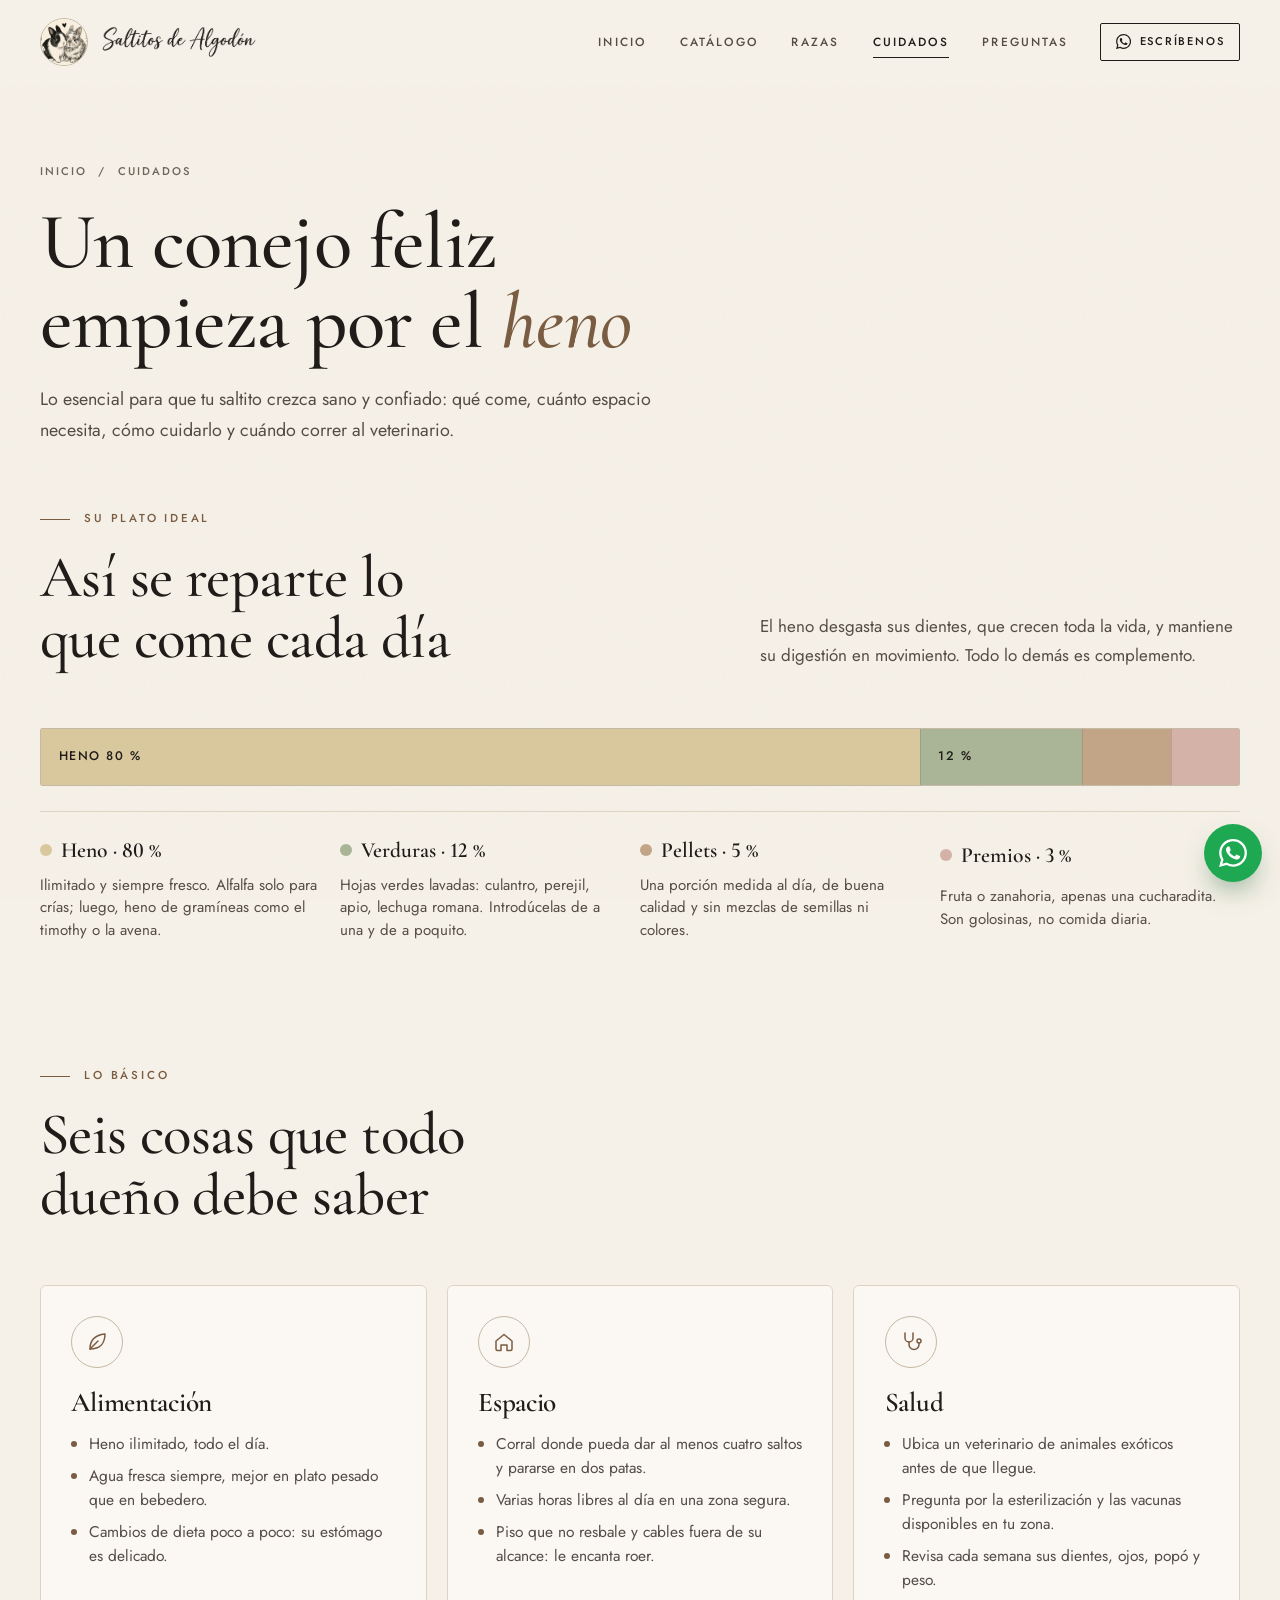
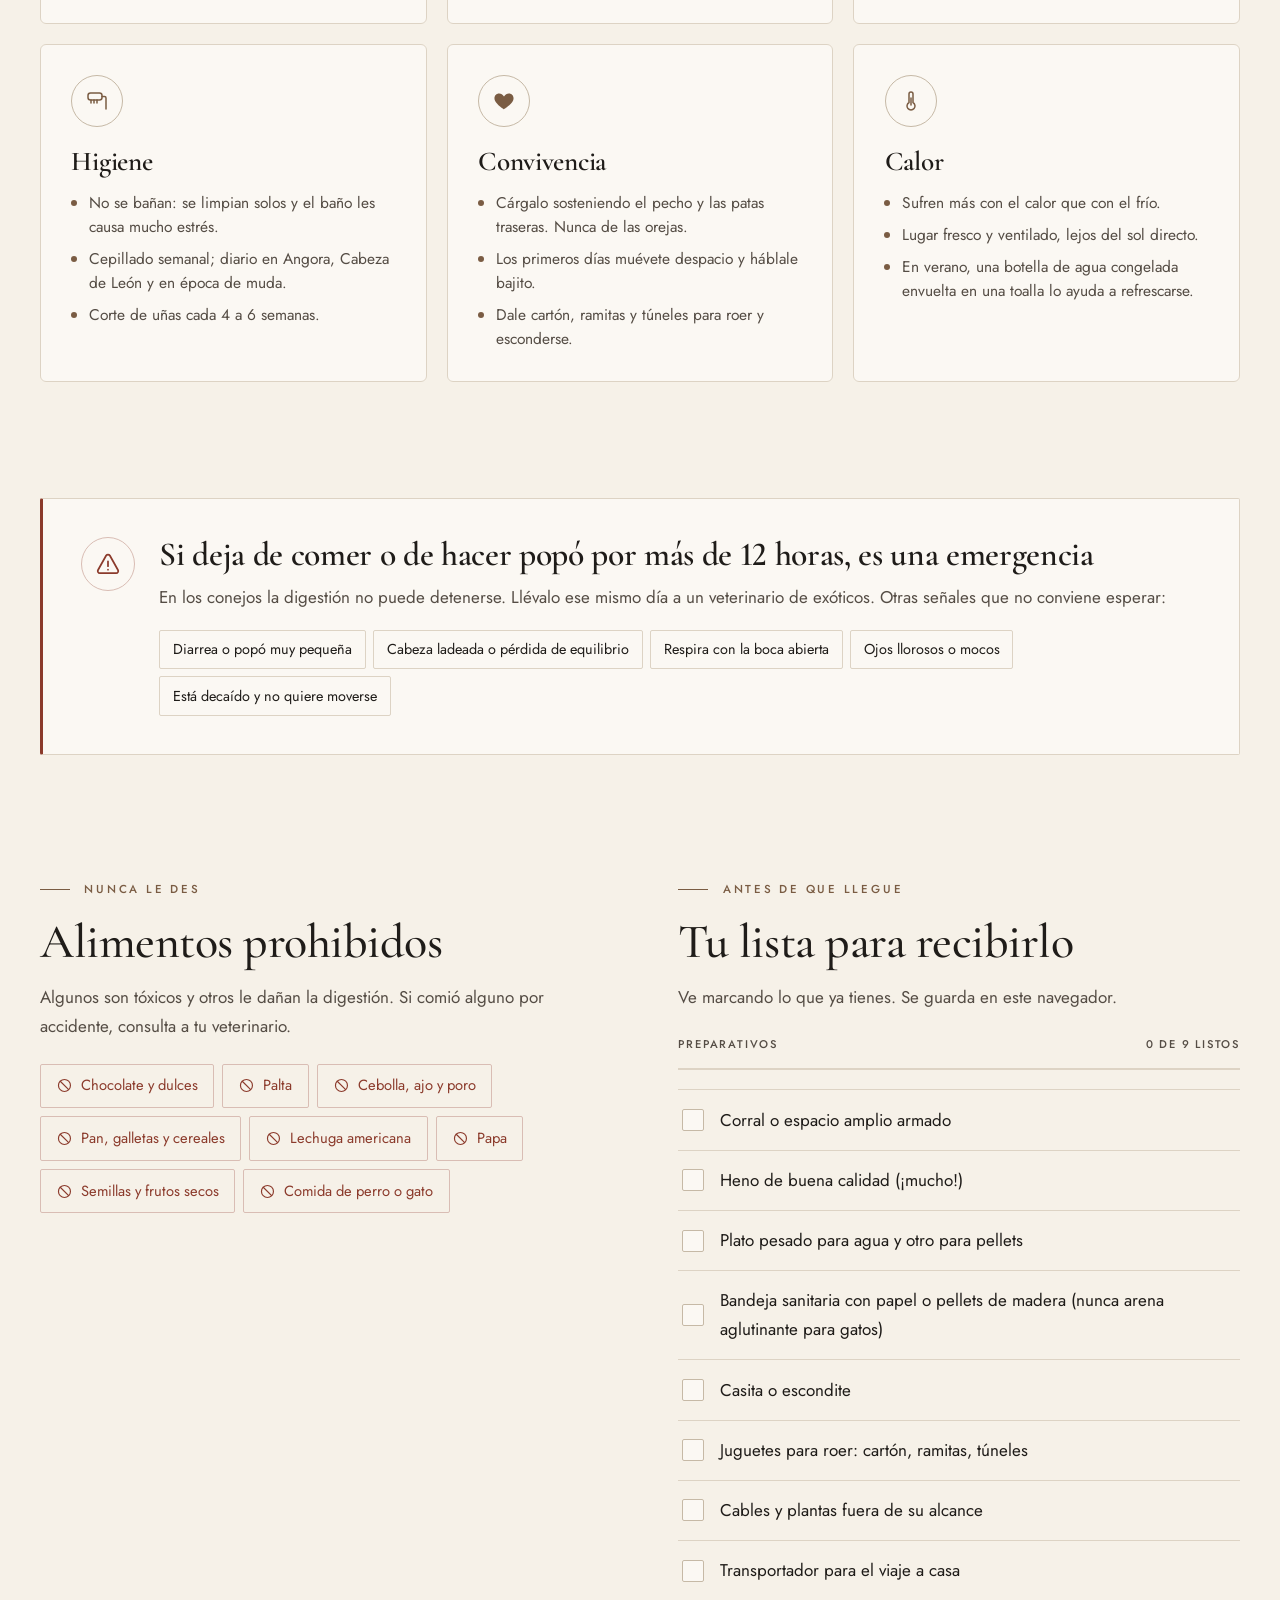
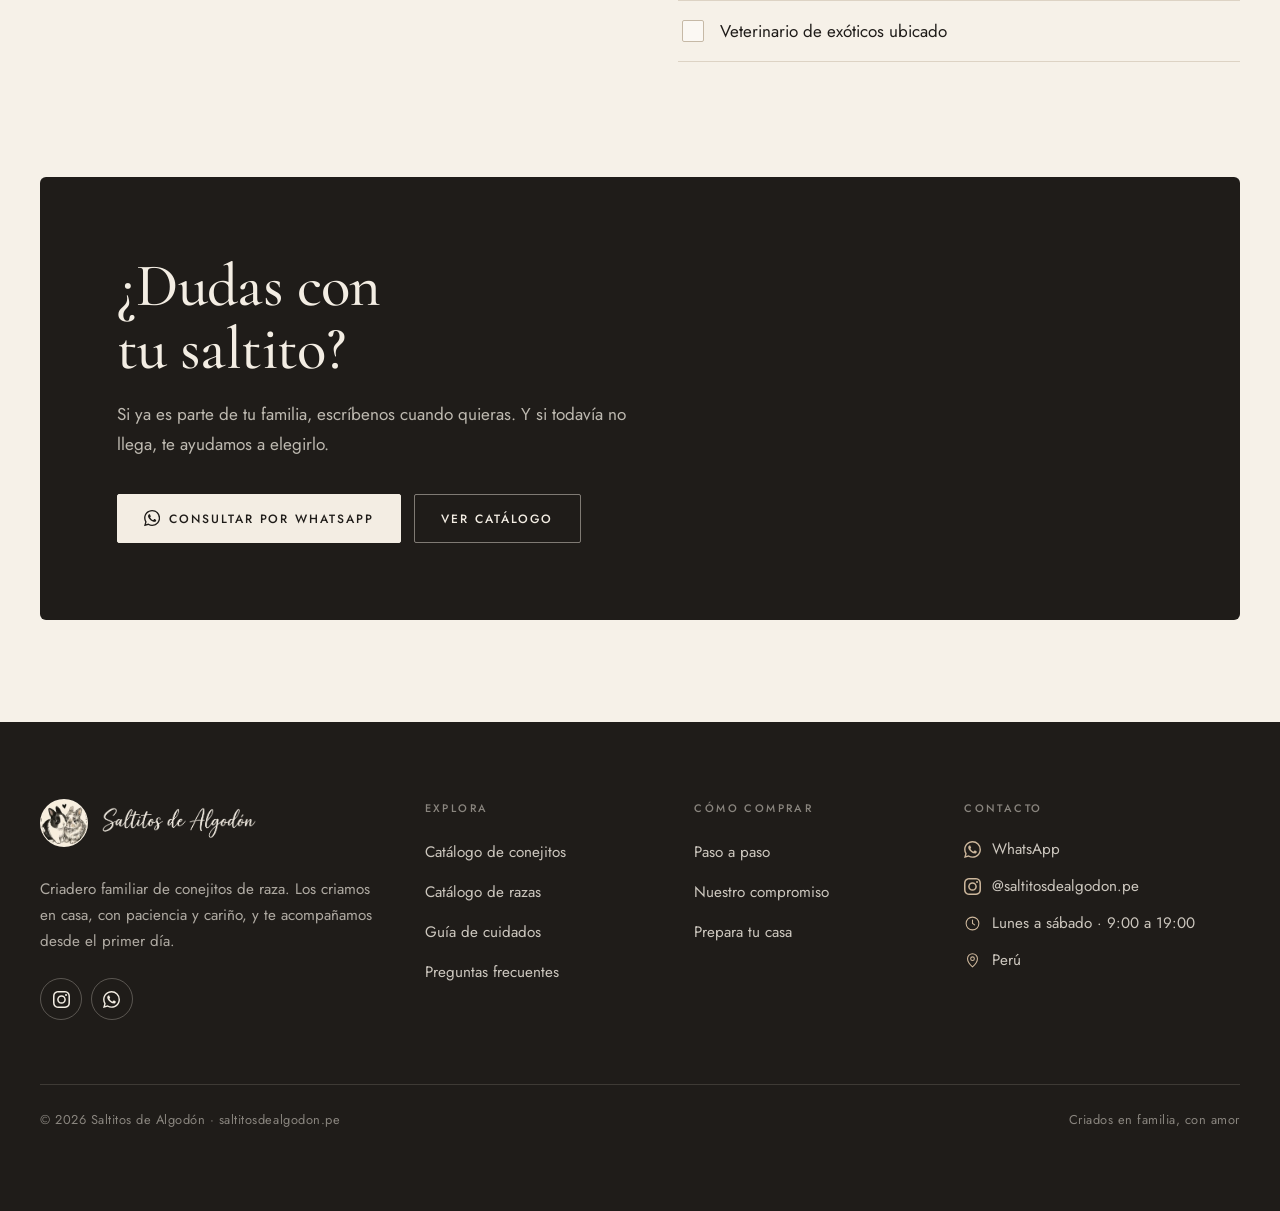
<file: cuidados.html>
<!doctype html>
<html lang="es-PE">
<head>
  <meta charset="utf-8">
  <meta name="viewport" content="width=device-width, initial-scale=1">
  <title>Guía de cuidados para conejos · Saltitos de Algodón</title>
  <meta name="description" content="Alimentación, espacio, salud, higiene y señales de alerta: todo lo básico para que tu conejo crezca sano y feliz.">
  <link rel="canonical" href="https://saltitosdealgodon.pe/cuidados">
  <meta name="theme-color" content="#F6F1E8">
  <meta property="og:type" content="website">
  <meta property="og:locale" content="es_PE">
  <meta property="og:site_name" content="Saltitos de Algodón">
  <meta property="og:title" content="Guía de cuidados para conejos · Saltitos de Algodón">
  <meta property="og:description" content="Alimentación, espacio, salud, higiene y señales de alerta: todo lo básico para que tu conejo crezca sano y feliz.">
  <meta property="og:url" content="https://saltitosdealgodon.pe/cuidados">
  <meta property="og:image" content="https://saltitosdealgodon.pe/assets/img/og.png">
  <meta name="twitter:card" content="summary_large_image">
  <link rel="icon" href="/assets/img/favicon.png" type="image/png" sizes="64x64">
  <link rel="apple-touch-icon" href="/assets/img/apple-touch-icon.png">
  <link rel="manifest" href="/site.webmanifest">
  <link rel="preconnect" href="https://fonts.googleapis.com">
  <link rel="preconnect" href="https://fonts.gstatic.com" crossorigin>
  <link rel="stylesheet" href="https://fonts.googleapis.com/css2?family=Cormorant+Garamond:ital,wght@0,500;0,600;1,500;1,600&family=Jost:wght@400;500&display=swap">
  <link rel="stylesheet" href="/assets/css/estilos.css">
  <script>document.documentElement.classList.add("js")</script>
  <script src="/assets/js/datos.js" defer></script>
  <script src="/assets/js/conejo.js" defer></script>
  <script src="/assets/js/app.js" defer></script>
</head>
<body data-pagina="cuidados">
  <a class="saltar" href="#contenido">Saltar al contenido</a>

  <header class="cabecera" id="cabecera">
    <nav class="nav" aria-label="Principal">
      <a class="logo" href="/" aria-label="Saltitos de Algodón, inicio">
        <img class="logo-avatar" src="/assets/img/marca/avatar.webp" alt="" width="48" height="48">
        <span class="firma" aria-hidden="true"></span>
      </a>
      <ul class="nav-enlaces" id="nav-enlaces">
        <li><a href="/">Inicio</a></li>
        <li><a href="/catalogo">Catálogo</a></li>
        <li><a href="/razas">Razas</a></li>
        <li><a href="/cuidados" aria-current="page">Cuidados</a></li>
        <li><a href="/#preguntas">Preguntas</a></li>
      </ul>
      <a class="boton boton--chico nav-cta" href="#" data-wa><svg class="i" aria-hidden="true"><use href="/assets/img/iconos.svg#whatsapp"/></svg><span class="nav-cta-texto">Escríbenos</span></a>
      <button class="nav-menu" type="button" aria-expanded="false" aria-controls="nav-enlaces" aria-label="Abrir menú"><span></span><span></span></button>
    </nav>
  </header>

  <main id="contenido">
    <section class="pagina-hero contenedor">
      <nav class="migas" aria-label="Ruta"><a href="/">Inicio</a><span aria-hidden="true">/</span><span aria-current="page">Cuidados</span></nav>
      <h1 data-revelar>Un conejo feliz empieza por el <span class="subrayado">heno</span></h1>
      <p data-revelar style="--d:.06s">Lo esencial para que tu saltito crezca sano y confiado: qué come, cuánto espacio necesita, cómo cuidarlo y cuándo correr al veterinario.</p>
    </section>

    <section class="seccion contenedor" style="padding-top:1rem">
      <div class="seccion-cabeza">
        <div>
          <p class="etiqueta"><svg class="i" aria-hidden="true"><use href="/assets/img/iconos.svg#hoja"/></svg>Su plato ideal</p>
          <h2 data-revelar>Así se reparte lo que come cada día</h2>
        </div>
        <p data-revelar style="--d:.06s">El heno desgasta sus dientes, que crecen toda la vida, y mantiene su digestión en movimiento. Todo lo demás es complemento.</p>
      </div>
      <div class="plato" role="img" aria-label="Dieta diaria: 80 % heno, 12 % verduras de hoja, 5 % pellets, 3 % premios" data-revelar>
        <div style="--p:80;background:#D9C89E">Heno 80 %</div>
        <div style="--p:12;background:#A9B596">12 %</div>
        <div style="--p:5;background:#C2A587"></div>
        <div style="--p:3;background:#D4B2A8"></div>
      </div>
      <div class="plato-leyenda">
        <div data-revelar style="--c:#D9C89E"><strong>Heno · 80 %</strong><span>Ilimitado y siempre fresco. Alfalfa solo para crías; luego, heno de gramíneas como el timothy o la avena.</span></div>
        <div data-revelar style="--c:#A9B596;--d:.06s"><strong>Verduras · 12 %</strong><span>Hojas verdes lavadas: culantro, perejil, apio, lechuga romana. Introdúcelas de a una y de a poquito.</span></div>
        <div data-revelar style="--c:#C2A587;--d:.12s"><strong>Pellets · 5 %</strong><span>Una porción medida al día, de buena calidad y sin mezclas de semillas ni colores.</span></div>
        <div data-revelar style="--c:#D4B2A8;--d:.18s"><strong>Premios · 3 %</strong><span>Fruta o zanahoria, apenas una cucharadita. Son golosinas, no comida diaria.</span></div>
      </div>
    </section>

    <section class="seccion contenedor" style="padding-top:0">
      <div class="seccion-cabeza">
        <div>
          <p class="etiqueta"><svg class="i" aria-hidden="true"><use href="/assets/img/iconos.svg#casa"/></svg>Lo básico</p>
          <h2 data-revelar>Seis cosas que todo dueño debe saber</h2>
        </div>
      </div>
      <div class="cuidados-grid">
        <article class="cuidado" data-revelar>
          <span class="cuidado-icono"><svg class="i" aria-hidden="true"><use href="/assets/img/iconos.svg#hoja"/></svg></span>
          <h3>Alimentación</h3>
          <ul>
            <li>Heno ilimitado, todo el día.</li>
            <li>Agua fresca siempre, mejor en plato pesado que en bebedero.</li>
            <li>Cambios de dieta poco a poco: su estómago es delicado.</li>
          </ul>
        </article>
        <article class="cuidado" data-revelar style="--d:.06s">
          <span class="cuidado-icono"><svg class="i" aria-hidden="true"><use href="/assets/img/iconos.svg#casa"/></svg></span>
          <h3>Espacio</h3>
          <ul>
            <li>Corral donde pueda dar al menos cuatro saltos y pararse en dos patas.</li>
            <li>Varias horas libres al día en una zona segura.</li>
            <li>Piso que no resbale y cables fuera de su alcance: le encanta roer.</li>
          </ul>
        </article>
        <article class="cuidado" data-revelar style="--d:.12s">
          <span class="cuidado-icono"><svg class="i" aria-hidden="true"><use href="/assets/img/iconos.svg#estetoscopio"/></svg></span>
          <h3>Salud</h3>
          <ul>
            <li>Ubica un veterinario de animales exóticos antes de que llegue.</li>
            <li>Pregunta por la esterilización y las vacunas disponibles en tu zona.</li>
            <li>Revisa cada semana sus dientes, ojos, popó y peso.</li>
          </ul>
        </article>
        <article class="cuidado" data-revelar>
          <span class="cuidado-icono"><svg class="i" aria-hidden="true"><use href="/assets/img/iconos.svg#cepillo"/></svg></span>
          <h3>Higiene</h3>
          <ul>
            <li>No se bañan: se limpian solos y el baño les causa mucho estrés.</li>
            <li>Cepillado semanal; diario en Angora, Cabeza de León y en época de muda.</li>
            <li>Corte de uñas cada 4 a 6 semanas.</li>
          </ul>
        </article>
        <article class="cuidado" data-revelar style="--d:.06s">
          <span class="cuidado-icono"><svg class="i" aria-hidden="true"><use href="/assets/img/iconos.svg#corazon"/></svg></span>
          <h3>Convivencia</h3>
          <ul>
            <li>Cárgalo sosteniendo el pecho y las patas traseras. Nunca de las orejas.</li>
            <li>Los primeros días muévete despacio y háblale bajito.</li>
            <li>Dale cartón, ramitas y túneles para roer y esconderse.</li>
          </ul>
        </article>
        <article class="cuidado" data-revelar style="--d:.12s">
          <span class="cuidado-icono"><svg class="i" aria-hidden="true"><use href="/assets/img/iconos.svg#termometro"/></svg></span>
          <h3>Calor</h3>
          <ul>
            <li>Sufren más con el calor que con el frío.</li>
            <li>Lugar fresco y ventilado, lejos del sol directo.</li>
            <li>En verano, una botella de agua congelada envuelta en una toalla lo ayuda a refrescarse.</li>
          </ul>
        </article>
      </div>
    </section>

    <section class="seccion contenedor" style="padding-top:0">
      <div class="alerta" data-revelar>
        <span class="alerta-icono"><svg class="i" aria-hidden="true"><use href="/assets/img/iconos.svg#alerta"/></svg></span>
        <div>
          <h3>Si deja de comer o de hacer popó por más de 12 horas, es una emergencia</h3>
          <p>En los conejos la digestión no puede detenerse. Llévalo ese mismo día a un veterinario de exóticos. Otras señales que no conviene esperar:</p>
          <ul>
            <li>Diarrea o popó muy pequeña</li>
            <li>Cabeza ladeada o pérdida de equilibrio</li>
            <li>Respira con la boca abierta</li>
            <li>Ojos llorosos o mocos</li>
            <li>Está decaído y no quiere moverse</li>
          </ul>
        </div>
      </div>
    </section>

    <section class="seccion contenedor" style="padding-top:0" id="antes-de-llegar">
      <div class="dos-columnas">
        <div>
          <p class="etiqueta"><svg class="i" aria-hidden="true"><use href="/assets/img/iconos.svg#prohibido"/></svg>Nunca le des</p>
          <h2 data-revelar style="font-size:clamp(2rem,4vw,3rem)">Alimentos prohibidos</h2>
          <p style="margin:1rem 0 1.4rem;color:var(--ink-2)">Algunos son tóxicos y otros le dañan la digestión. Si comió alguno por accidente, consulta a tu veterinario.</p>
          <div class="prohibidos">
            <span class="prohibido"><svg class="i" aria-hidden="true"><use href="/assets/img/iconos.svg#prohibido"/></svg>Chocolate y dulces</span>
            <span class="prohibido"><svg class="i" aria-hidden="true"><use href="/assets/img/iconos.svg#prohibido"/></svg>Palta</span>
            <span class="prohibido"><svg class="i" aria-hidden="true"><use href="/assets/img/iconos.svg#prohibido"/></svg>Cebolla, ajo y poro</span>
            <span class="prohibido"><svg class="i" aria-hidden="true"><use href="/assets/img/iconos.svg#prohibido"/></svg>Pan, galletas y cereales</span>
            <span class="prohibido"><svg class="i" aria-hidden="true"><use href="/assets/img/iconos.svg#prohibido"/></svg>Lechuga americana</span>
            <span class="prohibido"><svg class="i" aria-hidden="true"><use href="/assets/img/iconos.svg#prohibido"/></svg>Papa</span>
            <span class="prohibido"><svg class="i" aria-hidden="true"><use href="/assets/img/iconos.svg#prohibido"/></svg>Semillas y frutos secos</span>
            <span class="prohibido"><svg class="i" aria-hidden="true"><use href="/assets/img/iconos.svg#prohibido"/></svg>Comida de perro o gato</span>
          </div>
        </div>
        <div>
          <p class="etiqueta"><svg class="i" aria-hidden="true"><use href="/assets/img/iconos.svg#check"/></svg>Antes de que llegue</p>
          <h2 data-revelar style="font-size:clamp(2rem,4vw,3rem)">Tu lista para recibirlo</h2>
          <p style="margin:1rem 0 1.4rem;color:var(--ink-2)">Ve marcando lo que ya tienes. Se guarda en este navegador.</p>
          <div class="checklist-cabeza"><span>Preparativos</span><span id="checklist-progreso" aria-live="polite">0 de 9 listos</span></div>
          <div class="barra" id="checklist-barra"><i></i></div>
          <ul class="checklist" id="checklist">
            <li><label><input type="checkbox" value="corral"><span>Corral o espacio amplio armado</span></label></li>
            <li><label><input type="checkbox" value="heno"><span>Heno de buena calidad (¡mucho!)</span></label></li>
            <li><label><input type="checkbox" value="platos"><span>Plato pesado para agua y otro para pellets</span></label></li>
            <li><label><input type="checkbox" value="bandeja"><span>Bandeja sanitaria con papel o pellets de madera (nunca arena aglutinante para gatos)</span></label></li>
            <li><label><input type="checkbox" value="casita"><span>Casita o escondite</span></label></li>
            <li><label><input type="checkbox" value="juguetes"><span>Juguetes para roer: cartón, ramitas, túneles</span></label></li>
            <li><label><input type="checkbox" value="cables"><span>Cables y plantas fuera de su alcance</span></label></li>
            <li><label><input type="checkbox" value="transportador"><span>Transportador para el viaje a casa</span></label></li>
            <li><label><input type="checkbox" value="veterinario"><span>Veterinario de exóticos ubicado</span></label></li>
          </ul>
        </div>
      </div>
    </section>

    <section class="contenedor">
      <div class="cta" data-revelar>
        <div>
          <h2>¿Dudas con tu saltito?</h2>
          <p>Si ya es parte de tu familia, escríbenos cuando quieras. Y si todavía no llega, te ayudamos a elegirlo.</p>
          <div class="cta-acciones">
            <a class="boton boton--wa boton--grande" href="#" data-wa="Hola 🐰 tengo una consulta sobre el cuidado de mi conejito."><svg class="i" aria-hidden="true"><use href="/assets/img/iconos.svg#whatsapp"/></svg>Consultar por WhatsApp</a>
            <a class="boton boton--suave boton--grande" href="/catalogo">Ver catálogo</a>
          </div>
        </div>
      </div>
    </section>
  </main>

  <footer class="pie">
    <div class="contenedor">
      <div class="pie-grid">
        <div class="pie-marca">
          <a class="logo" href="/" aria-label="Saltitos de Algodón, inicio">
            <img class="logo-avatar" src="/assets/img/marca/avatar.webp" alt="" width="48" height="48" loading="lazy">
            <span class="firma" aria-hidden="true"></span>
          </a>
          <p>Criadero familiar de conejitos de raza. Los criamos en casa, con paciencia y cariño, y te acompañamos desde el primer día.</p>
          <div class="redes">
            <a href="https://www.instagram.com/saltitosdealgodon.pe/" data-red="instagram" target="_blank" rel="noopener" aria-label="Instagram"><svg class="i" aria-hidden="true"><use href="/assets/img/iconos.svg#instagram"/></svg></a>
            <a href="#" data-red="tiktok" target="_blank" rel="noopener" aria-label="TikTok"><svg class="i" aria-hidden="true"><use href="/assets/img/iconos.svg#tiktok"/></svg></a>
            <a href="#" data-wa aria-label="WhatsApp"><svg class="i" aria-hidden="true"><use href="/assets/img/iconos.svg#whatsapp"/></svg></a>
          </div>
        </div>
        <div>
          <p class="pie-titulo">Explora</p>
          <ul>
            <li><a href="/catalogo">Catálogo de conejitos</a></li>
            <li><a href="/razas">Catálogo de razas</a></li>
            <li><a href="/cuidados">Guía de cuidados</a></li>
            <li><a href="/#preguntas">Preguntas frecuentes</a></li>
          </ul>
        </div>
        <div>
          <p class="pie-titulo">Cómo comprar</p>
          <ul>
            <li><a href="/#como-funciona">Paso a paso</a></li>
            <li><a href="/#por-que">Nuestro compromiso</a></li>
            <li><a href="/cuidados#antes-de-llegar">Prepara tu casa</a></li>
          </ul>
        </div>
        <div>
          <p class="pie-titulo">Contacto</p>
          <ul class="pie-contacto">
            <li><svg class="i" aria-hidden="true"><use href="/assets/img/iconos.svg#whatsapp"/></svg><a href="#" data-wa>WhatsApp</a></li>
            <li><svg class="i" aria-hidden="true"><use href="/assets/img/iconos.svg#instagram"/></svg><a href="https://www.instagram.com/saltitosdealgodon.pe/" data-red="instagram" target="_blank" rel="noopener">@saltitosdealgodon.pe</a></li>
            <li><svg class="i" aria-hidden="true"><use href="/assets/img/iconos.svg#tiktok"/></svg><a href="#" data-red="tiktok" target="_blank" rel="noopener">TikTok</a></li>
            <li><svg class="i" aria-hidden="true"><use href="/assets/img/iconos.svg#correo"/></svg><a href="mailto:hola@saltitosdealgodon.pe" data-red="correo">hola@saltitosdealgodon.pe</a></li>
            <li><svg class="i" aria-hidden="true"><use href="/assets/img/iconos.svg#reloj"/></svg><span data-config="horario">Lunes a sábado · 9:00 a 19:00</span></li>
            <li><svg class="i" aria-hidden="true"><use href="/assets/img/iconos.svg#ubicacion"/></svg><span data-config="ciudad">Perú</span></li>
          </ul>
        </div>
      </div>
      <div class="pie-base">
        <span>© <span data-anio>2026</span> Saltitos de Algodón · saltitosdealgodon.pe</span>
        <span>Criados en familia, con amor</span>
      </div>
    </div>
  </footer>
</body>
</html>
</file>
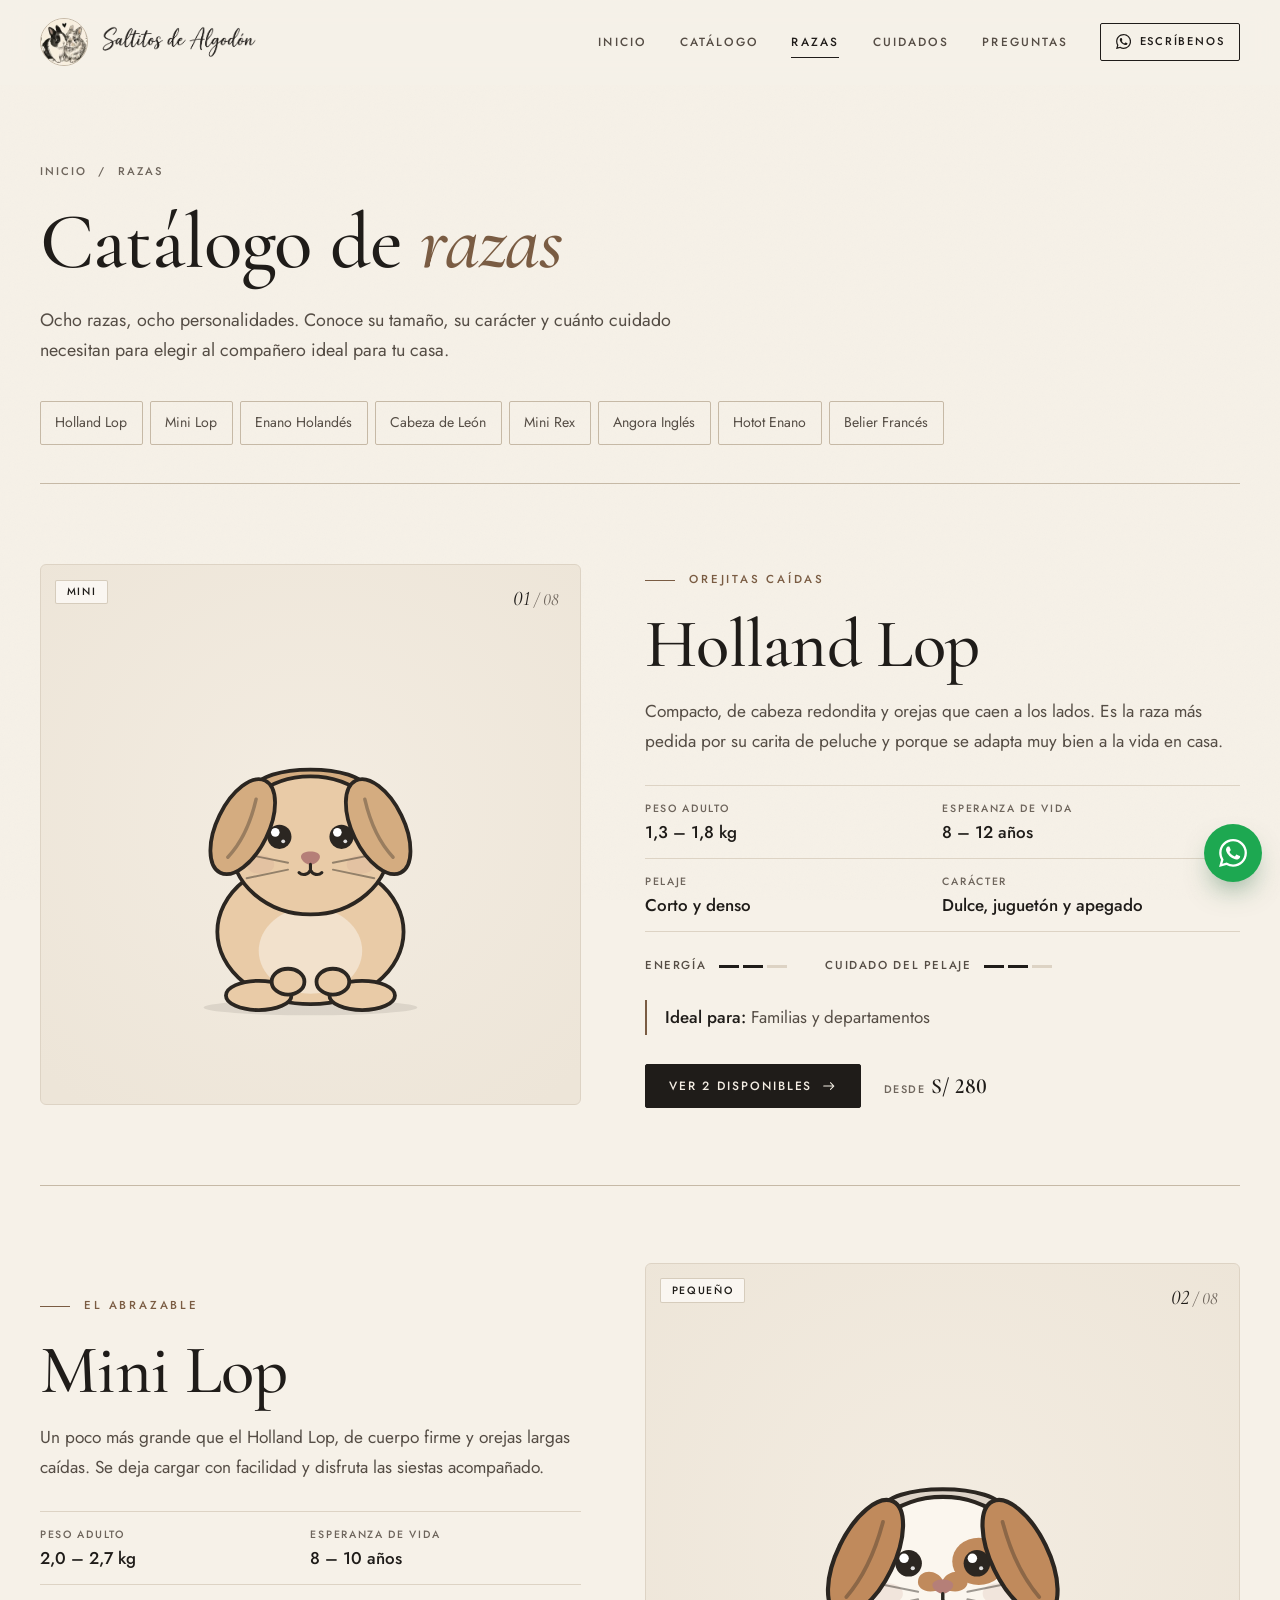
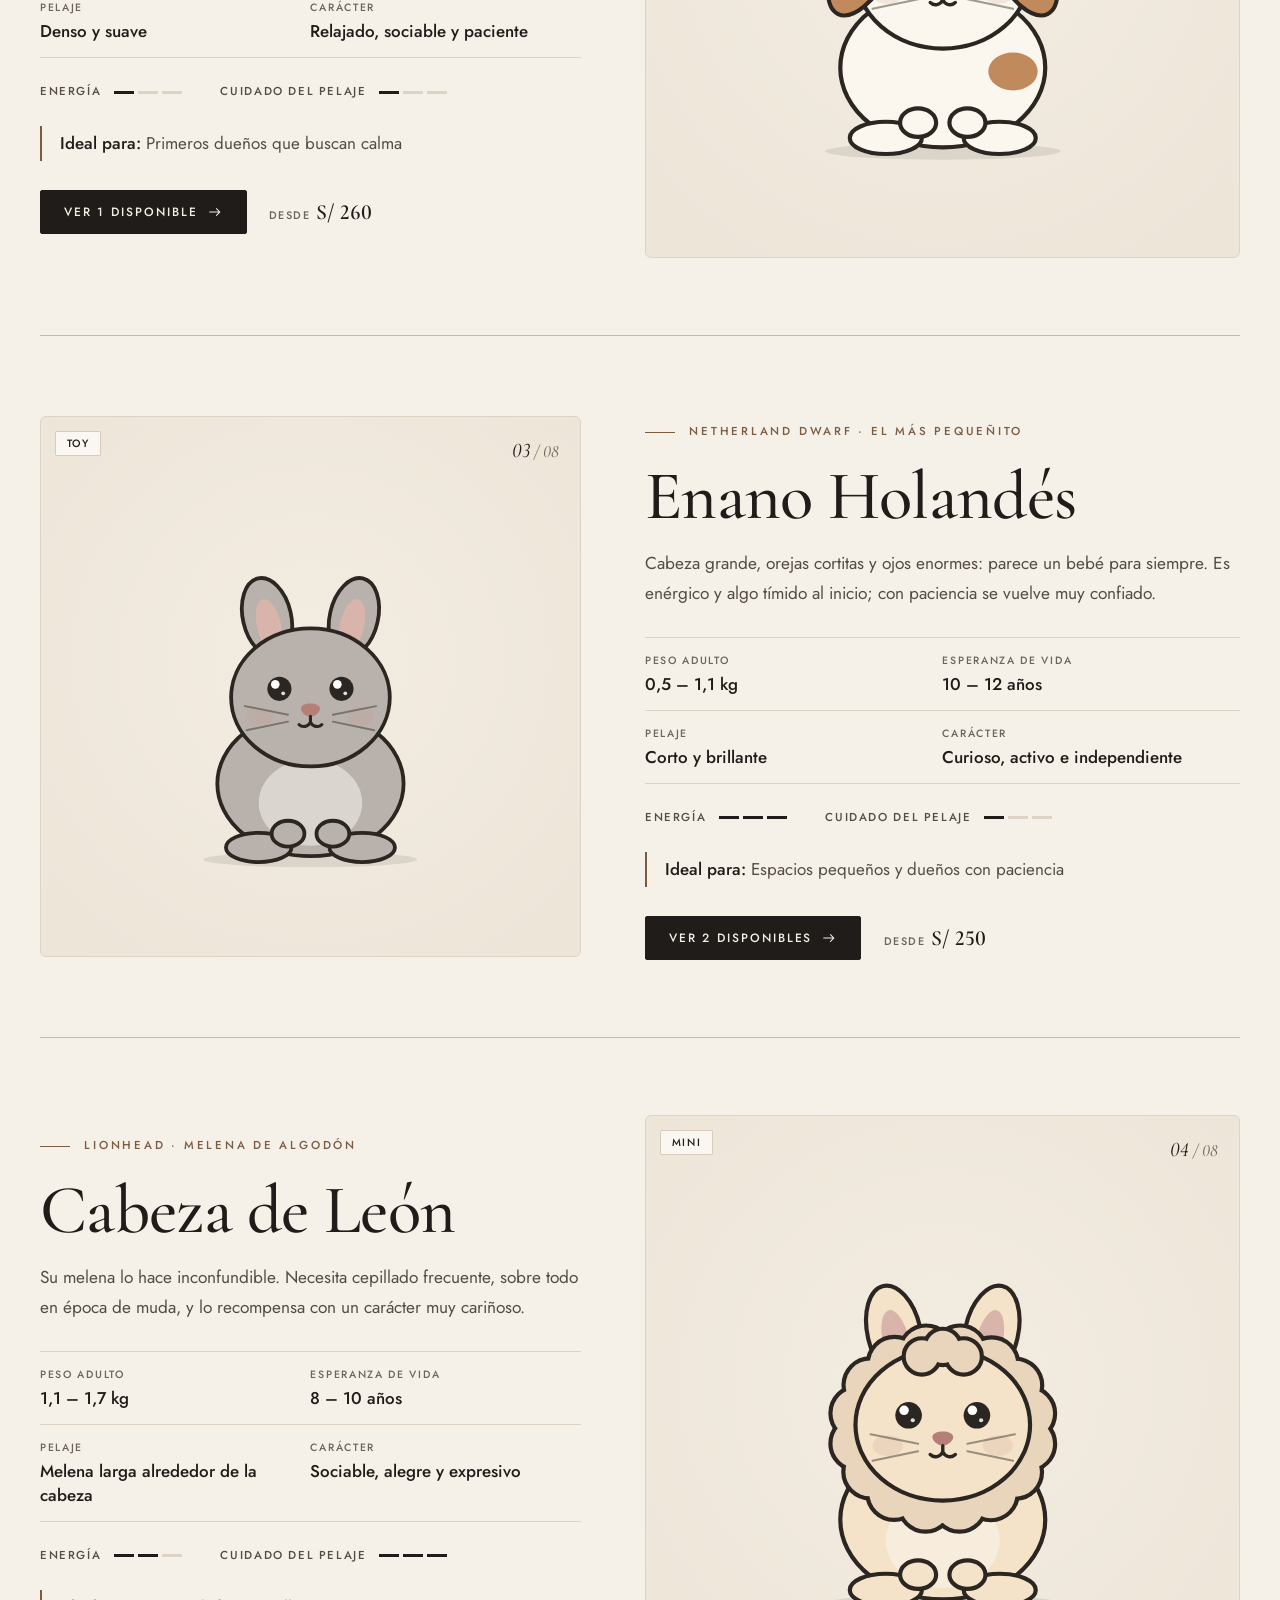
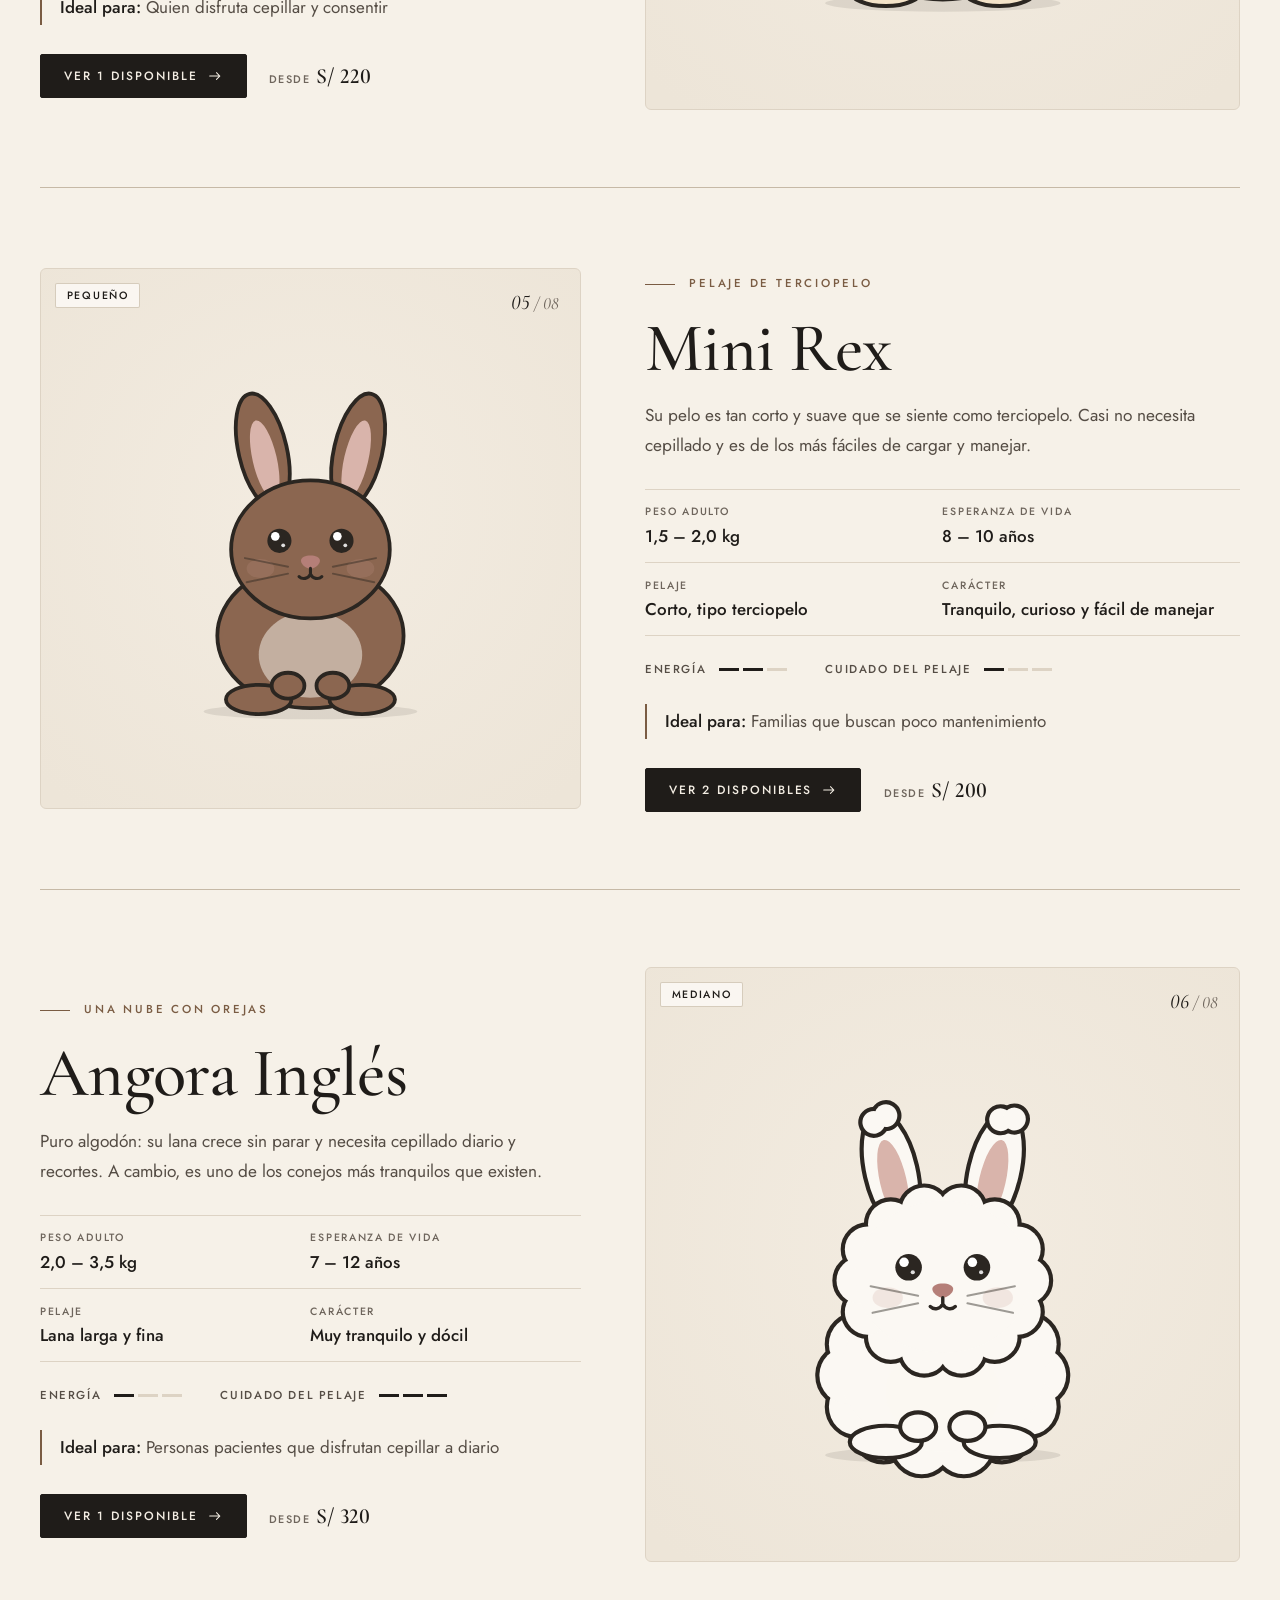
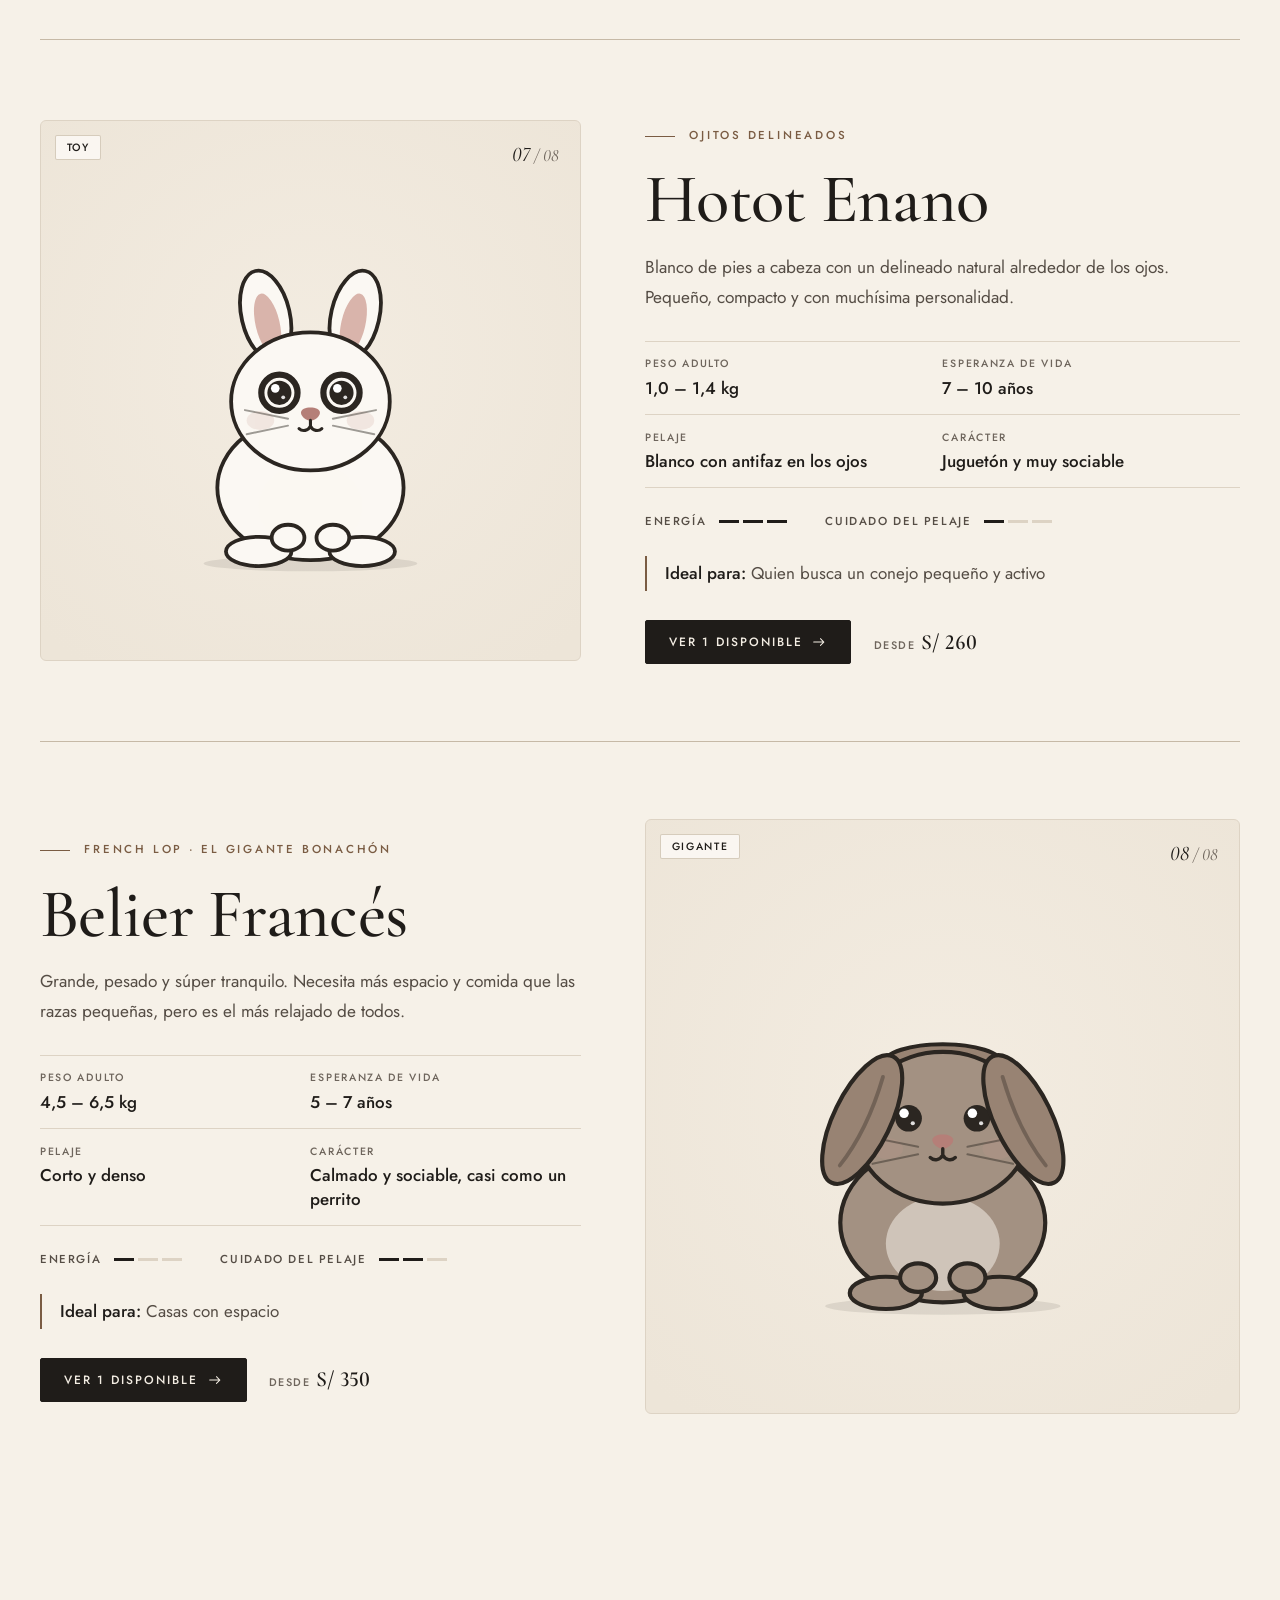
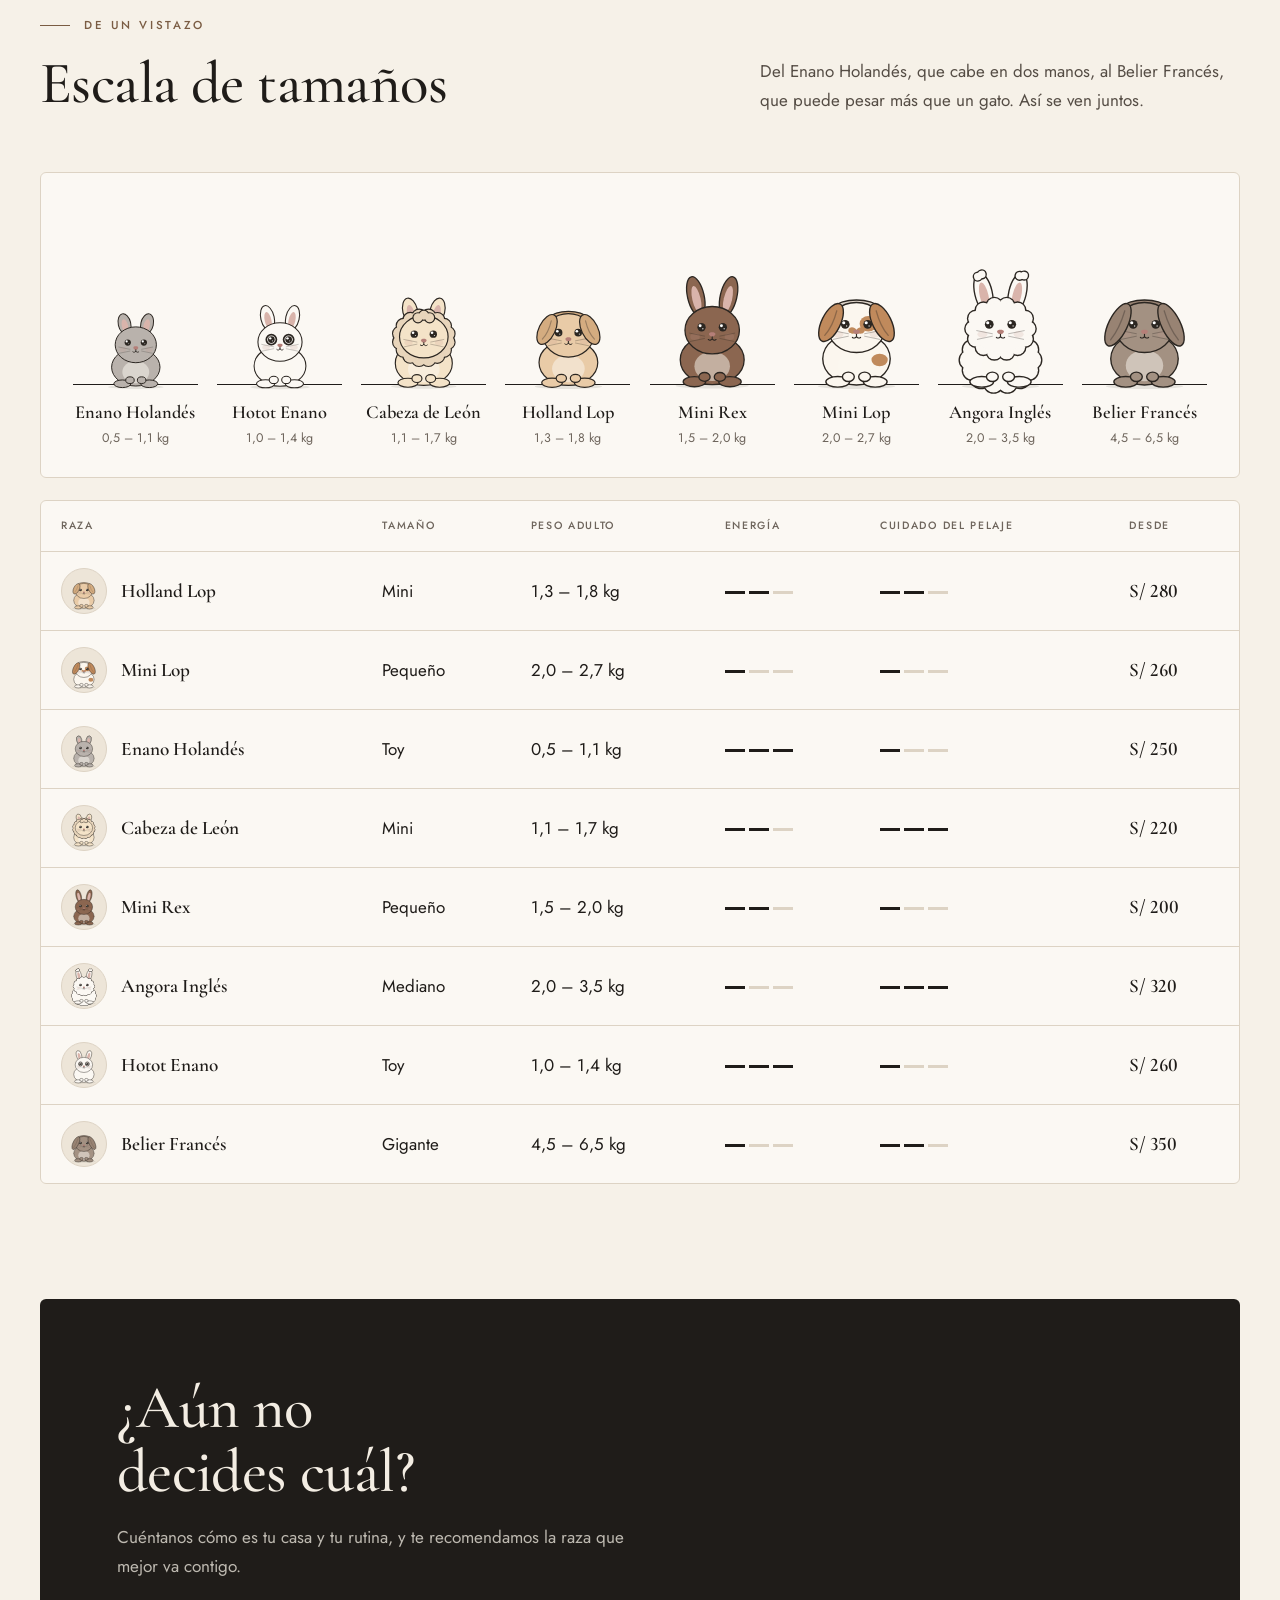
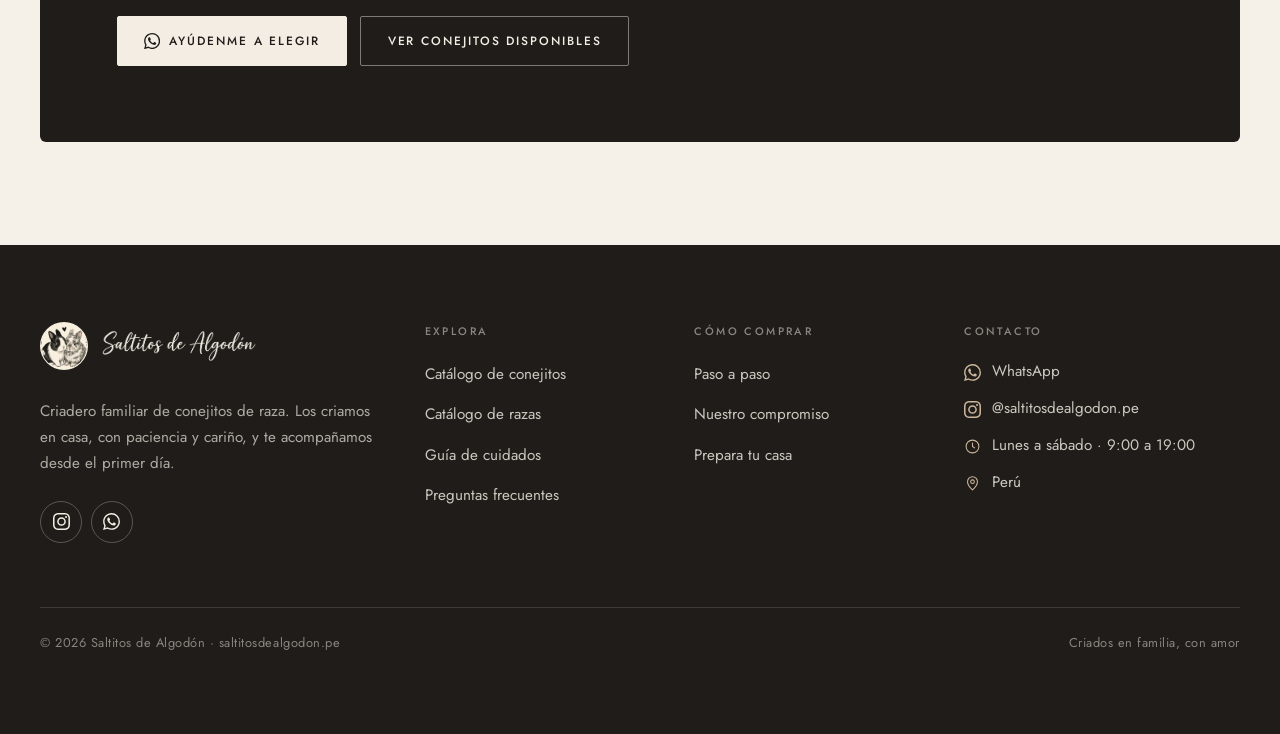
<file: razas.html>
<!doctype html>
<html lang="es-PE">
<head>
  <meta charset="utf-8">
  <meta name="viewport" content="width=device-width, initial-scale=1">
  <title>Catálogo de razas de conejos · Saltitos de Algodón</title>
  <meta name="description" content="Holland Lop, Mini Lop, Enano Holandés, Cabeza de León, Mini Rex, Angora, Hotot Enano y Belier Francés: tamaño, carácter y cuidados de cada raza.">
  <link rel="canonical" href="https://saltitosdealgodon.pe/razas">
  <meta name="theme-color" content="#F6F1E8">
  <meta property="og:type" content="website">
  <meta property="og:locale" content="es_PE">
  <meta property="og:site_name" content="Saltitos de Algodón">
  <meta property="og:title" content="Catálogo de razas de conejos · Saltitos de Algodón">
  <meta property="og:description" content="Holland Lop, Mini Lop, Enano Holandés, Cabeza de León, Mini Rex, Angora, Hotot Enano y Belier Francés: tamaño, carácter y cuidados de cada raza.">
  <meta property="og:url" content="https://saltitosdealgodon.pe/razas">
  <meta property="og:image" content="https://saltitosdealgodon.pe/assets/img/og.png">
  <meta name="twitter:card" content="summary_large_image">
  <link rel="icon" href="/assets/img/favicon.png" type="image/png" sizes="64x64">
  <link rel="apple-touch-icon" href="/assets/img/apple-touch-icon.png">
  <link rel="manifest" href="/site.webmanifest">
  <link rel="preconnect" href="https://fonts.googleapis.com">
  <link rel="preconnect" href="https://fonts.gstatic.com" crossorigin>
  <link rel="stylesheet" href="https://fonts.googleapis.com/css2?family=Cormorant+Garamond:ital,wght@0,500;0,600;1,500;1,600&family=Jost:wght@400;500&display=swap">
  <link rel="stylesheet" href="/assets/css/estilos.css">
  <script>document.documentElement.classList.add("js")</script>
  <script src="/assets/js/datos.js" defer></script>
  <script src="/assets/js/conejo.js" defer></script>
  <script src="/assets/js/app.js" defer></script>
</head>
<body data-pagina="razas">
  <a class="saltar" href="#contenido">Saltar al contenido</a>

  <header class="cabecera" id="cabecera">
    <nav class="nav" aria-label="Principal">
      <a class="logo" href="/" aria-label="Saltitos de Algodón, inicio">
        <img class="logo-avatar" src="/assets/img/marca/avatar.webp" alt="" width="48" height="48">
        <span class="firma" aria-hidden="true"></span>
      </a>
      <ul class="nav-enlaces" id="nav-enlaces">
        <li><a href="/">Inicio</a></li>
        <li><a href="/catalogo">Catálogo</a></li>
        <li><a href="/razas" aria-current="page">Razas</a></li>
        <li><a href="/cuidados">Cuidados</a></li>
        <li><a href="/#preguntas">Preguntas</a></li>
      </ul>
      <a class="boton boton--chico nav-cta" href="#" data-wa><svg class="i" aria-hidden="true"><use href="/assets/img/iconos.svg#whatsapp"/></svg><span class="nav-cta-texto">Escríbenos</span></a>
      <button class="nav-menu" type="button" aria-expanded="false" aria-controls="nav-enlaces" aria-label="Abrir menú"><span></span><span></span></button>
    </nav>
  </header>

  <main id="contenido">
    <section class="pagina-hero contenedor">
      <nav class="migas" aria-label="Ruta"><a href="/">Inicio</a><span aria-hidden="true">/</span><span aria-current="page">Razas</span></nav>
      <h1 data-revelar>Catálogo de <span class="subrayado">razas</span></h1>
      <p data-revelar style="--d:.06s">Ocho razas, ocho personalidades. Conoce su tamaño, su carácter y cuánto cuidado necesitan para elegir al compañero ideal para tu casa.</p>
      <nav class="saltos" id="saltos-razas" aria-label="Ir a una raza" data-revelar style="--d:.12s"></nav>
    </section>

    <div class="contenedor" id="lista-razas"></div>

    <section class="seccion contenedor" id="comparar">
      <div class="seccion-cabeza">
        <div>
          <p class="etiqueta"><svg class="i" aria-hidden="true"><use href="/assets/img/iconos.svg#chispa"/></svg>De un vistazo</p>
          <h2 data-revelar>Escala de tamaños</h2>
        </div>
        <p data-revelar style="--d:.06s">Del Enano Holandés, que cabe en dos manos, al Belier Francés, que puede pesar más que un gato. Así se ven juntos.</p>
      </div>
      <div class="escala" id="escala" data-revelar></div>
      <div class="tabla-envoltura" data-revelar>
        <table class="tabla" id="tabla-razas">
          <caption class="sr">Comparativa de razas</caption>
          <thead>
            <tr><th scope="col">Raza</th><th scope="col">Tamaño</th><th scope="col">Peso adulto</th><th scope="col">Energía</th><th scope="col">Cuidado del pelaje</th><th scope="col">Desde</th></tr>
          </thead>
          <tbody></tbody>
        </table>
      </div>
    </section>

    <section class="contenedor">
      <div class="cta" data-revelar>
        <div>
          <h2>¿Aún no decides cuál?</h2>
          <p>Cuéntanos cómo es tu casa y tu rutina, y te recomendamos la raza que mejor va contigo.</p>
          <div class="cta-acciones">
            <a class="boton boton--wa boton--grande" href="#" data-wa="Hola 🐰 ¿me ayudan a elegir la raza ideal para mi casa?"><svg class="i" aria-hidden="true"><use href="/assets/img/iconos.svg#whatsapp"/></svg>Ayúdenme a elegir</a>
            <a class="boton boton--suave boton--grande" href="/catalogo">Ver conejitos disponibles</a>
          </div>
        </div>
      </div>
    </section>
  </main>

  <footer class="pie">
    <div class="contenedor">
      <div class="pie-grid">
        <div class="pie-marca">
          <a class="logo" href="/" aria-label="Saltitos de Algodón, inicio">
            <img class="logo-avatar" src="/assets/img/marca/avatar.webp" alt="" width="48" height="48" loading="lazy">
            <span class="firma" aria-hidden="true"></span>
          </a>
          <p>Criadero familiar de conejitos de raza. Los criamos en casa, con paciencia y cariño, y te acompañamos desde el primer día.</p>
          <div class="redes">
            <a href="https://www.instagram.com/saltitosdealgodon.pe/" data-red="instagram" target="_blank" rel="noopener" aria-label="Instagram"><svg class="i" aria-hidden="true"><use href="/assets/img/iconos.svg#instagram"/></svg></a>
            <a href="#" data-red="tiktok" target="_blank" rel="noopener" aria-label="TikTok"><svg class="i" aria-hidden="true"><use href="/assets/img/iconos.svg#tiktok"/></svg></a>
            <a href="#" data-wa aria-label="WhatsApp"><svg class="i" aria-hidden="true"><use href="/assets/img/iconos.svg#whatsapp"/></svg></a>
          </div>
        </div>
        <div>
          <p class="pie-titulo">Explora</p>
          <ul>
            <li><a href="/catalogo">Catálogo de conejitos</a></li>
            <li><a href="/razas">Catálogo de razas</a></li>
            <li><a href="/cuidados">Guía de cuidados</a></li>
            <li><a href="/#preguntas">Preguntas frecuentes</a></li>
          </ul>
        </div>
        <div>
          <p class="pie-titulo">Cómo comprar</p>
          <ul>
            <li><a href="/#como-funciona">Paso a paso</a></li>
            <li><a href="/#por-que">Nuestro compromiso</a></li>
            <li><a href="/cuidados#antes-de-llegar">Prepara tu casa</a></li>
          </ul>
        </div>
        <div>
          <p class="pie-titulo">Contacto</p>
          <ul class="pie-contacto">
            <li><svg class="i" aria-hidden="true"><use href="/assets/img/iconos.svg#whatsapp"/></svg><a href="#" data-wa>WhatsApp</a></li>
            <li><svg class="i" aria-hidden="true"><use href="/assets/img/iconos.svg#instagram"/></svg><a href="https://www.instagram.com/saltitosdealgodon.pe/" data-red="instagram" target="_blank" rel="noopener">@saltitosdealgodon.pe</a></li>
            <li><svg class="i" aria-hidden="true"><use href="/assets/img/iconos.svg#tiktok"/></svg><a href="#" data-red="tiktok" target="_blank" rel="noopener">TikTok</a></li>
            <li><svg class="i" aria-hidden="true"><use href="/assets/img/iconos.svg#correo"/></svg><a href="mailto:hola@saltitosdealgodon.pe" data-red="correo">hola@saltitosdealgodon.pe</a></li>
            <li><svg class="i" aria-hidden="true"><use href="/assets/img/iconos.svg#reloj"/></svg><span data-config="horario">Lunes a sábado · 9:00 a 19:00</span></li>
            <li><svg class="i" aria-hidden="true"><use href="/assets/img/iconos.svg#ubicacion"/></svg><span data-config="ciudad">Perú</span></li>
          </ul>
        </div>
      </div>
      <div class="pie-base">
        <span>© <span data-anio>2026</span> Saltitos de Algodón · saltitosdealgodon.pe</span>
        <span>Criados en familia, con amor</span>
      </div>
    </div>
  </footer>
</body>
</html>
</file>
<file: assets/css/estilos.css>
/* ==========================================================================
   Saltitos de Algodón — estilos
   Estilo: papel marfil, tinta y líneas finas, a juego con el logo.
   1. Tokens   2. Base   3. Componentes   4. Cabecera   5. Inicio
   6. Catálogo y ficha   7. Razas   8. Cuidados   9. Pie   10. Animaciones
   ========================================================================== */

@view-transition { navigation: auto; }

/* 1. Tokens --------------------------------------------------------------- */
:root {
  --bg: #F6F1E8;          /* papel */
  --bg-2: #EDE5D8;        /* lino */
  --surface: #FBF8F3;     /* tarjetas */
  --ink: #1F1C19;         /* tinta */
  --ink-2: #554D45;
  --ink-3: #6E655C;
  --line: #DDD3C4;
  --line-2: #C6B9A6;
  --acento: #7A5C43;      /* café */
  --crema: #F3EDE3;       /* texto sobre fondo oscuro */
  --verde: #3E5A39;
  --rojo: #8B3A2B;
  --wa: #1DA851;

  --radio: 6px;
  --sombra: 0 1px 2px rgba(31, 28, 25, .04), 0 22px 44px -30px rgba(31, 28, 25, .38);

  --f-display: "Cormorant Garamond", Georgia, "Times New Roman", serif;
  --f-texto: "Jost", ui-sans-serif, system-ui, sans-serif;

  --ancho: 1200px;
  --gutter: clamp(16px, 4vw, 40px);
  --ease: cubic-bezier(.22, .7, .2, 1);

  interpolate-size: allow-keywords;
  color-scheme: light;
}

/* 2. Base ----------------------------------------------------------------- */
*, *::before, *::after { box-sizing: border-box; }
html { -webkit-text-size-adjust: 100%; scroll-behavior: smooth; scroll-padding-top: 110px; }
body {
  margin: 0;
  font-family: var(--f-texto);
  font-size: 1.0625rem;
  font-weight: 400;
  line-height: 1.7;
  color: var(--ink);
  background: var(--bg);
  -webkit-font-smoothing: antialiased;
  font-variant-numeric: lining-nums;
  overflow-x: clip;
}
body:has(dialog[open]) { overflow: hidden; }
/* Textura sutil de papel */
body::before {
  content: "";
  position: fixed;
  inset: 0;
  z-index: -1;
  pointer-events: none;
  opacity: .4;
  background-image: url("data:image/svg+xml,%3Csvg xmlns='http://www.w3.org/2000/svg' width='180' height='180'%3E%3Cfilter id='n'%3E%3CfeTurbulence type='fractalNoise' baseFrequency='.85' numOctaves='2' stitchTiles='stitch'/%3E%3CfeColorMatrix values='0 0 0 0 .35 0 0 0 0 .3 0 0 0 0 .25 0 0 0 .05 0'/%3E%3C/filter%3E%3Crect width='100%25' height='100%25' filter='url(%23n)'/%3E%3C/svg%3E");
}

h1, h2, h3, h4 {
  margin: 0;
  font-family: var(--f-display);
  font-weight: 500;
  line-height: 1.05;
  letter-spacing: -.01em;
  text-wrap: balance;
}
h1 em, h2 em, h3 em { font-style: italic; color: var(--acento); }
p { margin: 0; text-wrap: pretty; }
a { color: inherit; }
img, svg { display: block; max-width: 100%; }
img { height: auto; }
button, input, select { font: inherit; color: inherit; }
::selection { background: var(--ink); color: var(--crema); }
:focus-visible { outline: 2px solid var(--acento); outline-offset: 3px; }

.contenedor { width: min(100% - 2 * var(--gutter), var(--ancho)); margin-inline: auto; }
.sr {
  position: absolute; width: 1px; height: 1px; padding: 0; margin: -1px;
  overflow: hidden; clip: rect(0 0 0 0); white-space: nowrap; border: 0;
}
.saltar {
  position: absolute; left: 1rem; top: -100px; z-index: 200;
  padding: .7rem 1rem; background: var(--ink); color: var(--crema); text-decoration: none;
}
.saltar:focus { top: 1rem; }
.i { width: 1.15em; height: 1.15em; flex: none; }

/* Firma del logo: la letra original, coloreada con CSS */
.firma {
  display: inline-block;
  height: 30px;
  aspect-ratio: 762 / 167;
  background-color: currentColor;
  -webkit-mask: url("/assets/img/marca/firma.webp") no-repeat center / contain;
  mask: url("/assets/img/marca/firma.webp") no-repeat center / contain;
}

/* 3. Componentes ---------------------------------------------------------- */
.boton {
  display: inline-flex;
  align-items: center;
  justify-content: center;
  gap: .75em;
  padding: 1.1em 1.9em;
  border: 1px solid var(--ink);
  border-radius: 2px;
  background: transparent;
  color: var(--ink);
  font-family: var(--f-texto);
  font-size: .75rem;
  font-weight: 500;
  letter-spacing: .16em;
  line-height: 1;
  text-transform: uppercase;
  text-decoration: none;
  white-space: nowrap;
  cursor: pointer;
  transition: background-color .25s var(--ease), color .25s var(--ease), border-color .25s var(--ease);
}
.boton:hover { background: var(--ink); color: var(--crema); }
.boton .i { width: 1.35em; height: 1.35em; transition: transform .3s var(--ease); }
.boton:hover .i-mover { transform: translateX(4px); }
.boton--primario, .boton--wa { background: var(--ink); color: var(--crema); }
.boton--primario:hover, .boton--wa:hover { background: #3A342E; border-color: #3A342E; }
.boton--claro { background: var(--crema); border-color: var(--crema); color: var(--ink); }
.boton--claro:hover { background: #fff; border-color: #fff; color: var(--ink); }
.boton--grande { padding: 1.3em 2.2em; }
.boton--chico { padding: .9em 1.3em; font-size: .7rem; }

.chip {
  display: inline-flex;
  align-items: center;
  gap: .35rem;
  padding: .3rem .65rem;
  border: 1px solid var(--line);
  border-radius: 2px;
  color: var(--ink-2);
  font-size: .78rem;
  line-height: 1.25;
  white-space: nowrap;
}
.chip--flotante {
  position: absolute;
  top: .9rem;
  left: .9rem;
  z-index: 1;
  border-color: rgba(198, 185, 166, .7);
  background: rgba(251, 248, 243, .92);
  color: var(--ink);
  font-size: .66rem;
  font-weight: 500;
  letter-spacing: .16em;
  text-transform: uppercase;
}

.etiqueta {
  display: inline-flex;
  align-items: center;
  gap: .9rem;
  margin-bottom: 1.1rem;
  color: var(--acento);
  font-family: var(--f-texto);
  font-size: .72rem;
  font-weight: 500;
  letter-spacing: .24em;
  text-transform: uppercase;
}
.etiqueta::before { content: ""; width: 30px; height: 1px; background: currentColor; }
.etiqueta .i { display: none; }
.seccion-cabeza--centro .etiqueta::after { content: ""; width: 30px; height: 1px; background: currentColor; }

.subrayado { font-style: italic; color: var(--acento); }

.seccion { padding-block: clamp(4.5rem, 9vw, 8rem); }
.seccion-cabeza {
  display: flex;
  align-items: flex-end;
  justify-content: space-between;
  flex-wrap: wrap;
  gap: 1.4rem 3rem;
  margin-bottom: clamp(2.4rem, 4.5vw, 3.6rem);
}
.seccion-cabeza h2 { max-width: 16ch; font-size: clamp(2.4rem, 4.6vw, 3.7rem); }
.seccion-cabeza > p, .seccion-cabeza .texto-lateral { max-width: 30rem; color: var(--ink-2); }
.seccion-cabeza--centro { flex-direction: column; align-items: center; text-align: center; }
.seccion-cabeza--centro h2 { max-width: 20ch; }
.enlace-flecha {
  display: inline-flex;
  align-items: center;
  gap: .7rem;
  padding-bottom: .35rem;
  border-bottom: 1px solid var(--ink);
  font-size: .75rem;
  font-weight: 500;
  letter-spacing: .16em;
  text-transform: uppercase;
  text-decoration: none;
}
.enlace-flecha .i { width: 1.3em; height: 1.3em; transition: transform .3s var(--ease); }
.enlace-flecha:hover .i { transform: translateX(4px); }

.medidor { display: inline-flex; gap: 4px; vertical-align: middle; }
.medidor i { width: 20px; height: 3px; background: var(--line); }
.medidor i.on { background: var(--ink); }

.conejo { width: 100%; height: auto; overflow: visible; }

.media-fondo {
  position: relative;
  display: grid;
  place-items: center;
  overflow: hidden;
  background: radial-gradient(70% 70% at 50% 45%, #F3ECE1 0%, var(--bg-2) 100%);
}
.media-fondo > img { width: 100%; height: 100%; object-fit: cover; }

/* 4. Cabecera ------------------------------------------------------------- */
.cabecera {
  position: sticky;
  top: 0;
  z-index: 50;
  background: rgba(246, 241, 232, .9);
  backdrop-filter: saturate(1.2) blur(14px);
  -webkit-backdrop-filter: saturate(1.2) blur(14px);
  border-bottom: 1px solid transparent;
  transition: border-color .3s var(--ease);
}
.con-scroll { border-bottom-color: var(--line); }
.nav {
  position: relative;
  display: flex;
  align-items: center;
  gap: 2rem;
  width: min(100% - 2 * var(--gutter), var(--ancho));
  height: 84px;
  margin-inline: auto;
}
.logo { display: inline-flex; align-items: center; gap: .85rem; color: var(--ink); text-decoration: none; }
.logo-avatar {
  width: 48px;
  height: 48px;
  flex: none;
  border: 1px solid var(--line-2);
  border-radius: 50%;
  object-fit: cover;
  background: #F8EFE0;
}
.logo .firma { height: 34px; }
.nav-enlaces { display: flex; align-items: center; gap: 2.1rem; margin: 0 0 0 auto; padding: 0; list-style: none; }
.nav-enlaces a {
  position: relative;
  display: block;
  padding: .4rem 0;
  color: var(--ink-2);
  font-size: .74rem;
  font-weight: 500;
  letter-spacing: .18em;
  text-transform: uppercase;
  text-decoration: none;
  transition: color .2s;
}
.nav-enlaces a::after {
  content: "";
  position: absolute;
  left: 0;
  right: 0;
  bottom: 0;
  height: 1px;
  background: var(--ink);
  transform: scaleX(0);
  transform-origin: left;
  transition: transform .35s var(--ease);
}
.nav-enlaces a:hover, .nav-enlaces a[aria-current="page"] { color: var(--ink); }
.nav-enlaces a:hover::after, .nav-enlaces a[aria-current="page"]::after { transform: scaleX(1); }
.nav-menu {
  display: none;
  width: 46px;
  height: 46px;
  border: 1px solid var(--line-2);
  border-radius: 50%;
  background: transparent;
  cursor: pointer;
  place-items: center;
  align-content: center;
  gap: 6px;
}
.nav-menu span { display: block; width: 18px; height: 1px; background: var(--ink); transition: transform .3s var(--ease); }
.abierto .nav-menu span:first-child { transform: translateY(3.5px) rotate(45deg); }
.abierto .nav-menu span:last-child { transform: translateY(-3.5px) rotate(-45deg); }

@media (max-width: 1000px) {
  .nav { gap: 1rem; height: 74px; }
  .nav-menu { display: grid; }
  .nav-cta { margin-left: auto; }
  .nav-enlaces {
    position: absolute;
    top: 100%;
    left: calc(-1 * var(--gutter));
    right: calc(-1 * var(--gutter));
    flex-direction: column;
    align-items: stretch;
    gap: 0;
    margin: 0;
    padding: .5rem var(--gutter) 1.2rem;
    background: var(--bg);
    border-bottom: 1px solid var(--line);
    box-shadow: 0 30px 40px -30px rgba(31, 28, 25, .3);
    opacity: 0;
    visibility: hidden;
    transform: translateY(-6px);
    transition: opacity .25s var(--ease), transform .3s var(--ease), visibility .25s;
  }
  .abierto .nav-enlaces { opacity: 1; visibility: visible; transform: none; }
  .nav-enlaces a { padding: 1rem 0; border-bottom: 1px solid var(--line); font-size: .8rem; }
  .nav-enlaces a::after { display: none; }
}
@media (max-width: 520px) {
  .logo-avatar { width: 40px; height: 40px; }
  .logo .firma { height: 22px; }
  .nav-cta .nav-cta-texto { display: none; }
  .nav-cta { padding: .85em; }
}

/* 5. Inicio --------------------------------------------------------------- */
.hero {
  display: grid;
  grid-template-columns: 1.05fr 1fr;
  align-items: center;
  gap: clamp(2rem, 5vw, 5rem);
  padding-block: clamp(3rem, 7vw, 6rem) clamp(3.5rem, 7vw, 6rem);
}
.hero-titulo { font-size: clamp(3.1rem, 6.6vw, 5.9rem); line-height: .98; }
.hero-sub { max-width: 33rem; margin-top: 1.7rem; color: var(--ink-2); font-size: 1.13rem; }
.hero-acciones { display: flex; flex-wrap: wrap; gap: .8rem; margin-top: 2.5rem; }
.hero-datos {
  display: flex;
  flex-wrap: wrap;
  gap: 1.2rem 0;
  margin: 3.2rem 0 0;
  padding: 1.7rem 0 0;
  border-top: 1px solid var(--line);
  list-style: none;
}
.hero-datos li { padding-right: 2rem; margin-right: 2rem; border-right: 1px solid var(--line); }
.hero-datos li:last-child { margin-right: 0; padding-right: 0; border-right: 0; }
.hero-datos strong { display: block; font-family: var(--f-display); font-size: 2.1rem; font-weight: 500; line-height: 1; }
.hero-datos span { display: block; margin-top: .45rem; color: var(--ink-3); font-size: .7rem; letter-spacing: .16em; text-transform: uppercase; }
.hero-arte { position: relative; margin: 0; isolation: isolate; }
.hero-arte::before {
  content: "";
  position: absolute;
  inset: 4% 8%;
  z-index: -1;
  border-radius: 50%;
  background: radial-gradient(circle, #FCF8F1 0%, rgba(252, 248, 241, 0) 68%);
}
.hero-arte img { width: 100%; }
.hero-arte figcaption {
  margin-top: .4rem;
  color: var(--ink-3);
  font-family: var(--f-display);
  font-size: 1.2rem;
  font-style: italic;
  text-align: center;
}

/* Tarjetas de raza */
.grid-razas { display: grid; grid-template-columns: repeat(4, 1fr); gap: 1.25rem; }
.tarjeta-raza {
  position: relative;
  display: flex;
  flex-direction: column;
  border: 1px solid var(--line);
  border-radius: var(--radio);
  background: var(--surface);
  overflow: hidden;
  text-decoration: none;
  transition: transform .45s var(--ease), box-shadow .45s var(--ease), border-color .3s;
}
.tarjeta-raza:hover { transform: translateY(-4px); border-color: var(--line-2); box-shadow: var(--sombra); }
.tarjeta-raza .media-fondo { aspect-ratio: 1; }
.tarjeta-raza .conejo { width: 70%; margin-top: 6%; transition: transform .6s var(--ease); }
.tarjeta-raza:hover .conejo { transform: translateY(-5px); }
.disp-nota {
  position: absolute;
  bottom: .9rem;
  left: .9rem;
  display: inline-flex;
  align-items: center;
  gap: .45rem;
  padding: .3rem .65rem;
  border: 1px solid rgba(198, 185, 166, .7);
  border-radius: 2px;
  background: rgba(251, 248, 243, .92);
  color: var(--verde);
  font-size: .72rem;
  font-weight: 500;
}
.disp-nota::before { content: ""; width: 6px; height: 6px; border-radius: 50%; background: currentColor; }
.disp-nota--vacia { color: var(--ink-3); }
.tarjeta-raza-cuerpo { display: grid; gap: .15rem; padding: 1.2rem 1.3rem 1.3rem; border-top: 1px solid var(--line); }
.tarjeta-raza h3 { font-size: 1.65rem; font-weight: 600; }
.alias { color: var(--ink-3); font-size: .9rem; line-height: 1.45; }
.tarjeta-raza-pie { display: flex; align-items: center; justify-content: space-between; margin-top: .9rem; }
.precio-desde { font-family: var(--f-display); font-size: 1.35rem; font-weight: 600; }
.precio-desde small {
  margin-right: .35rem;
  color: var(--ink-3);
  font-family: var(--f-texto);
  font-size: .68rem;
  font-weight: 500;
  letter-spacing: .14em;
  text-transform: uppercase;
}
.flecha-circulo { display: grid; place-items: center; color: var(--ink); transition: transform .35s var(--ease); }
.flecha-circulo .i { width: 1.5rem; height: 1.5rem; }
.tarjeta-raza:hover .flecha-circulo { transform: translateX(4px); }

/* Tarjetas de conejito */
.grid-conejos { display: grid; grid-template-columns: repeat(3, 1fr); gap: 1.4rem; }
.tarjeta-conejo {
  position: relative;
  display: flex;
  flex-direction: column;
  border: 1px solid var(--line);
  border-radius: var(--radio);
  background: var(--surface);
  overflow: hidden;
  transition: transform .45s var(--ease), box-shadow .45s var(--ease), border-color .3s;
}
.tarjeta-conejo:hover { transform: translateY(-4px); border-color: var(--line-2); box-shadow: var(--sombra); }
.tarjeta-conejo .media-fondo { aspect-ratio: 5 / 4; }
.tarjeta-conejo .conejo { width: 54%; margin-top: 5%; transition: transform .6s var(--ease); }
.tarjeta-conejo:hover .conejo { transform: translateY(-5px); }
.tarjeta-conejo--reservado .media-fondo > :is(svg, img) { filter: grayscale(.6); opacity: .7; }
.estado {
  position: absolute;
  top: .9rem;
  left: .9rem;
  z-index: 1;
  display: inline-flex;
  align-items: center;
  gap: .45rem;
  padding: .32rem .7rem;
  border: 1px solid rgba(198, 185, 166, .7);
  border-radius: 2px;
  background: rgba(251, 248, 243, .94);
  font-size: .66rem;
  font-weight: 500;
  letter-spacing: .14em;
  text-transform: uppercase;
}
.estado::before { content: ""; width: 6px; height: 6px; border-radius: 50%; background: currentColor; }
.estado--disponible { color: var(--verde); }
.estado--reservado { color: #8A4B2A; }
.estado--proximamente { color: #5A4E72; }
.fav {
  position: absolute;
  top: .8rem;
  right: .8rem;
  z-index: 2;
  display: grid;
  place-items: center;
  width: 40px;
  height: 40px;
  border: 1px solid rgba(198, 185, 166, .7);
  border-radius: 50%;
  background: rgba(251, 248, 243, .94);
  color: #BDB2A5;
  cursor: pointer;
  transition: color .2s, border-color .2s;
}
.fav:hover { color: #9C4A3C; border-color: var(--line-2); }
.fav[aria-pressed="true"] { color: #9C4A3C; }
.fav .i { width: 18px; height: 18px; }
.tarjeta-conejo-cuerpo { display: flex; flex-direction: column; flex: 1; padding: 1.2rem 1.3rem 1.3rem; border-top: 1px solid var(--line); }
.tc-fila { display: flex; align-items: baseline; justify-content: space-between; gap: .5rem; }
.tc-nombre { font-size: 1.8rem; font-weight: 600; }
.tc-codigo { color: var(--ink-3); font-size: .68rem; font-weight: 500; letter-spacing: .16em; }
.tc-meta { margin-top: .15rem; color: var(--ink-2); font-size: .92rem; }
.tc-rasgos { display: flex; flex-wrap: wrap; gap: .35rem; margin-top: .9rem; }
.tarjeta-conejo-cuerpo .tc-rasgos { margin-bottom: 1.2rem; }
.tc-pie {
  display: flex;
  align-items: center;
  justify-content: space-between;
  gap: .75rem;
  margin-top: auto;
  padding-top: 1.1rem;
  border-top: 1px solid var(--line);
}
.precio { font-family: var(--f-display); font-size: 1.7rem; font-weight: 600; line-height: 1; }
.tarjeta-abrir { position: absolute; inset: 0; z-index: 1; border: 0; background: transparent; cursor: pointer; }
.tarjeta-abrir:focus-visible { outline-offset: -4px; }

/* Banda "Nuestro compromiso" */
.banda { background: var(--bg-2); border-block: 1px solid var(--line); }
.compromisos { display: grid; grid-template-columns: repeat(4, 1fr); margin: 0; padding: 0; list-style: none; }
.compromisos li { padding: .4rem 2rem 0; border-left: 1px solid var(--line-2); }
.compromisos li:first-child { padding-left: 0; border-left: 0; }
.compromisos .i { width: 34px; height: 34px; color: var(--acento); }
.compromisos h3 { margin-top: 1.4rem; font-size: 1.6rem; font-weight: 600; }
.compromisos p { margin-top: .6rem; color: var(--ink-2); font-size: .97rem; }
.pagos-linea {
  display: flex;
  flex-wrap: wrap;
  justify-content: center;
  align-items: center;
  gap: .6rem 1.6rem;
  margin-top: clamp(2.6rem, 5vw, 3.6rem);
  padding-top: 2rem;
  border-top: 1px solid var(--line-2);
  color: var(--ink-2);
  font-size: .74rem;
  font-weight: 500;
  letter-spacing: .18em;
  text-transform: uppercase;
}
.pagos-linea strong { color: var(--ink); font-weight: 500; }
.pagos-linea span[aria-hidden] { color: var(--line-2); }

/* Pasos */
.pasos { display: grid; grid-template-columns: repeat(4, 1fr); gap: 2rem; margin: 0; padding: 0; list-style: none; }
.paso { padding-top: 1.6rem; border-top: 1px solid var(--ink); }
.paso-num { color: var(--acento); font-family: var(--f-display); font-size: 2.4rem; font-style: italic; line-height: 1; }
.paso h3 { margin-top: 1.1rem; font-size: 1.6rem; font-weight: 600; }
.paso p { margin-top: .6rem; color: var(--ink-2); font-size: .97rem; }

/* Preguntas frecuentes */
.faq { display: grid; grid-template-columns: .85fr 1.15fr; gap: clamp(2rem, 6vw, 5rem); align-items: start; }
.faq-intro { position: sticky; top: 120px; }
.faq-intro h2 { font-size: clamp(2.4rem, 4.6vw, 3.7rem); }
.faq-intro p { margin-top: 1.1rem; color: var(--ink-2); }
.faq-intro .boton { margin-top: 1.8rem; }
.faq-lista { border-top: 1px solid var(--line-2); }
.faq-lista details { border-bottom: 1px solid var(--line-2); }
.faq-lista summary {
  display: flex;
  align-items: center;
  justify-content: space-between;
  gap: 1.5rem;
  padding: 1.35rem 0;
  font-family: var(--f-display);
  font-size: 1.45rem;
  font-weight: 600;
  line-height: 1.25;
  list-style: none;
  cursor: pointer;
}
.faq-lista summary::-webkit-details-marker { display: none; }
.faq-lista summary::after {
  content: "";
  flex: none;
  width: 18px;
  height: 18px;
  background: url("data:image/svg+xml,%3Csvg xmlns='http://www.w3.org/2000/svg' viewBox='0 0 24 24'%3E%3Cpath d='M12 3v18M3 12h18' stroke='%231F1C19' stroke-width='1.4' stroke-linecap='round'/%3E%3C/svg%3E") center / contain no-repeat;
  transition: transform .4s var(--ease);
}
.faq-lista details[open] summary::after { transform: rotate(45deg); }
.faq-lista details p { max-width: 40rem; padding: 0 2.5rem 1.5rem 0; color: var(--ink-2); }
.faq-lista details::details-content {
  block-size: 0;
  overflow: hidden;
  transition: block-size .45s var(--ease), content-visibility .45s allow-discrete;
}
.faq-lista details[open]::details-content { block-size: auto; }

/* Llamado final (bloque oscuro) */
.cta {
  position: relative;
  display: grid;
  grid-template-columns: 1.3fr .7fr;
  align-items: center;
  gap: 2.5rem;
  padding: clamp(2.6rem, 6vw, 5rem);
  border-radius: var(--radio);
  background: var(--ink);
  color: var(--crema);
}
.cta h2 { max-width: 15ch; font-size: clamp(2.3rem, 4.8vw, 3.8rem); }
.cta h2 em { color: #D8C3A8; }
.cta p { max-width: 32rem; margin-top: 1.2rem; color: rgba(243, 237, 227, .75); font-size: 1.07rem; }
.cta-acciones { display: flex; flex-wrap: wrap; gap: .8rem; margin-top: 2.2rem; }
.cta .boton--wa, .cta .boton--primario { background: var(--crema); border-color: var(--crema); color: var(--ink); }
.cta .boton--wa:hover, .cta .boton--primario:hover { background: #fff; border-color: #fff; }
.cta .boton--suave { border-color: rgba(243, 237, 227, .45); color: var(--crema); }
.cta .boton--suave:hover { background: var(--crema); color: var(--ink); }
.cta-marca { display: grid; justify-items: center; gap: 1rem; text-align: center; }
.cta-marca .firma { height: auto; width: min(100%, 320px); color: var(--crema); }
.cta-marca span { color: rgba(243, 237, 227, .6); font-size: .7rem; letter-spacing: .22em; text-transform: uppercase; }

/* Encabezado de páginas internas */
.pagina-hero { padding-block: clamp(3rem, 6vw, 5rem) clamp(1.5rem, 3vw, 2.5rem); }
.migas { display: flex; gap: .7rem; color: var(--ink-3); font-size: .7rem; font-weight: 500; letter-spacing: .18em; text-transform: uppercase; }
.migas a { text-decoration: none; }
.migas a:hover { color: var(--ink); }
.pagina-hero h1 { max-width: 16ch; margin-top: 1.4rem; font-size: clamp(2.9rem, 6.2vw, 5.3rem); line-height: 1; }
.pagina-hero > p { max-width: 40rem; margin-top: 1.4rem; color: var(--ink-2); font-size: 1.12rem; }

/* 6. Catálogo y ficha ----------------------------------------------------- */
.resumen { display: flex; flex-wrap: wrap; gap: .5rem; margin-top: 1.8rem; }
.resumen .estado { position: static; }
.filtros { margin-bottom: 1.6rem; padding-block: 1rem; }
@media (min-width: 768px) {
  .filtros {
    position: sticky;
    top: 84px;
    z-index: 20;
    background: rgba(246, 241, 232, .94);
    border-bottom: 1px solid var(--line);
  }
}
.filtros-fila { display: flex; flex-wrap: wrap; align-items: center; gap: .6rem; }
.buscador {
  display: flex;
  flex: 1 1 260px;
  align-items: center;
  gap: .6rem;
  padding: 0 1rem;
  border: 1px solid var(--line-2);
  border-radius: 2px;
  background: var(--surface);
  transition: border-color .2s;
}
.buscador:focus-within { border-color: var(--ink); }
.buscador .i { color: var(--ink-3); }
.buscador input { width: 100%; padding: .78rem 0; border: 0; outline: 0; background: transparent; font-size: .95rem; }
.buscador input::placeholder { color: var(--ink-3); }
.segmentado { display: inline-flex; border: 1px solid var(--line-2); border-radius: 2px; background: var(--surface); }
.segmentado button {
  padding: .78rem 1rem;
  border: 0;
  background: transparent;
  color: var(--ink-2);
  font-size: .7rem;
  font-weight: 500;
  letter-spacing: .14em;
  text-transform: uppercase;
  cursor: pointer;
  transition: background-color .2s, color .2s;
}
.segmentado button + button { border-left: 1px solid var(--line); }
.segmentado button[aria-pressed="true"] { background: var(--ink); color: var(--crema); }
.selector {
  padding: .78rem 2.5rem .78rem 1rem;
  border: 1px solid var(--line-2);
  border-radius: 2px;
  appearance: none;
  background: var(--surface) url("data:image/svg+xml,%3Csvg xmlns='http://www.w3.org/2000/svg' viewBox='0 0 24 24'%3E%3Cpath d='M6 9l6 6 6-6' fill='none' stroke='%231F1C19' stroke-width='1.6' stroke-linecap='round' stroke-linejoin='round'/%3E%3C/svg%3E") no-repeat right 1rem center / 14px;
  font-size: .9rem;
  cursor: pointer;
}
.chips-razas { display: flex; gap: .45rem; margin-top: .8rem; padding-block: .2rem; overflow-x: auto; scrollbar-width: none; }
.chips-razas::-webkit-scrollbar { display: none; }
.chip-filtro {
  display: inline-flex;
  flex: none;
  align-items: center;
  gap: .5rem;
  padding: .55rem .9rem;
  border: 1px solid var(--line-2);
  border-radius: 2px;
  background: transparent;
  color: var(--ink-2);
  font-size: .88rem;
  white-space: nowrap;
  text-decoration: none;
  cursor: pointer;
  transition: background-color .2s, color .2s, border-color .2s;
}
.chip-filtro:hover { border-color: var(--ink); color: var(--ink); }
.chip-filtro span { color: var(--ink-3); font-size: .75rem; }
.chip-filtro[aria-pressed="true"] { background: var(--ink); border-color: var(--ink); color: var(--crema); }
.chip-filtro[aria-pressed="true"] span { color: rgba(243, 237, 227, .65); }
.chip-fav .i { width: 15px; height: 15px; color: #9C4A3C; }
.chip-fav[aria-pressed="true"] .i { color: #E3B6AA; }
.contador { margin-bottom: 1.3rem; color: var(--ink-3); font-size: .72rem; font-weight: 500; letter-spacing: .16em; text-transform: uppercase; }
.vacio { display: grid; justify-items: center; gap: .9rem; padding: 3rem 1rem; text-align: center; }
.vacio-conejo { width: 150px; }
.vacio h2 { font-size: 2rem; }
.vacio p { color: var(--ink-2); }
.aviso-camada {
  display: flex;
  align-items: center;
  justify-content: space-between;
  flex-wrap: wrap;
  gap: 1.6rem;
  padding: clamp(1.8rem, 4vw, 3rem);
  border: 1px solid var(--line);
  border-radius: var(--radio);
  background: var(--bg-2);
}
.aviso-camada h2 { font-size: clamp(1.9rem, 3.4vw, 2.6rem); }
.aviso-camada p { max-width: 36rem; margin-top: .6rem; color: var(--ink-2); }

.ficha {
  width: min(100% - 2rem, 980px);
  max-height: min(92dvh, 780px);
  padding: 0;
  border: 1px solid var(--line);
  border-radius: var(--radio);
  background: var(--surface);
  color: var(--ink);
  box-shadow: 0 40px 100px -30px rgba(31, 28, 25, .55);
  overflow: hidden;
}
.ficha::backdrop { background: rgba(31, 28, 25, .5); backdrop-filter: blur(4px); }
.ficha[open] { animation: fichaEntra .45s var(--ease); }
.ficha[open]::backdrop { animation: aparecer .3s var(--ease); }
.ficha-interior { display: grid; grid-template-columns: 1fr 1.05fr; grid-template-rows: minmax(0, 1fr); max-height: min(92dvh, 780px); }
.ficha .media-fondo { min-height: 340px; border-right: 1px solid var(--line); }
.ficha .media-fondo .conejo { width: 72%; }
.ficha .media-fondo .estado { top: 1.2rem; left: 1.2rem; }
.ficha-cuerpo { padding: clamp(1.7rem, 3.4vw, 2.7rem); overflow-y: auto; }
.ficha h2 { font-size: clamp(2.6rem, 4.6vw, 3.6rem); font-weight: 600; }
.ficha-lead { margin-top: .7rem; color: var(--ink-2); font-size: 1.05rem; }
.ficha-datos { display: grid; grid-template-columns: 1fr 1fr; margin: 1.6rem 0 1.3rem; border-top: 1px solid var(--line); }
.ficha-datos div { padding: .8rem 0; border-bottom: 1px solid var(--line); }
.ficha-datos div:nth-child(odd) { padding-right: 1rem; }
.ficha-datos dt { color: var(--ink-3); font-size: .66rem; font-weight: 500; letter-spacing: .16em; text-transform: uppercase; }
.ficha-datos dd { margin: .15rem 0 0; font-weight: 500; }
.ficha-incluye { margin-top: 1.5rem; }
.ficha-incluye h3 { color: var(--ink-3); font-family: var(--f-texto); font-size: .7rem; font-weight: 500; letter-spacing: .18em; text-transform: uppercase; }
.lista-check { display: grid; gap: .5rem; margin: .8rem 0 0; padding: 0; list-style: none; }
.lista-check li { display: flex; gap: .65rem; color: var(--ink-2); font-size: .95rem; line-height: 1.45; }
.lista-check .i { margin-top: .1rem; color: var(--verde); }
.ficha-acciones {
  display: flex;
  align-items: center;
  justify-content: space-between;
  flex-wrap: wrap;
  gap: 1rem;
  margin-top: 1.7rem;
  padding-top: 1.4rem;
  border-top: 1px solid var(--line);
}
.ficha-acciones .precio { font-size: 2.3rem; }
.ficha-precio-label { display: block; margin-bottom: .3rem; color: var(--ink-3); font-size: .66rem; font-weight: 500; letter-spacing: .16em; text-transform: uppercase; }
.ficha-botones { display: flex; flex-wrap: wrap; gap: .5rem; }
.ficha-cerrar {
  position: absolute;
  top: 1rem;
  right: 1rem;
  z-index: 3;
  display: grid;
  place-items: center;
  width: 44px;
  height: 44px;
  border: 1px solid var(--line-2);
  border-radius: 50%;
  background: var(--surface);
  cursor: pointer;
  transition: background-color .2s, color .2s;
}
.ficha-cerrar:hover { background: var(--ink); color: var(--crema); }

/* 7. Razas ---------------------------------------------------------------- */
.saltos { display: flex; flex-wrap: wrap; gap: .45rem; margin-top: 2.2rem; }
.raza-detalle {
  display: grid;
  grid-template-columns: 1fr 1.1fr;
  align-items: center;
  gap: clamp(2rem, 5vw, 5rem);
  padding-block: clamp(3rem, 6vw, 5rem);
  border-top: 1px solid var(--line-2);
}
.raza-detalle:nth-child(even) .raza-media { order: 2; }
.raza-media { aspect-ratio: 1; border: 1px solid var(--line); border-radius: var(--radio); }
.raza-media .conejo { width: 64%; margin-top: 4%; }
.raza-num { position: absolute; top: 1rem; right: 1.3rem; font-family: var(--f-display); font-size: 1.3rem; font-style: italic; }
.raza-num small { color: var(--ink-3); }
.raza-info h2 { font-size: clamp(2.7rem, 5.4vw, 4.3rem); font-weight: 500; }
.raza-desc { margin-top: 1.1rem; color: var(--ink-2); font-size: 1.08rem; }
.raza-specs { display: grid; grid-template-columns: 1fr 1fr; margin: 1.8rem 0 1.5rem; border-top: 1px solid var(--line); }
.spec { padding: .85rem 0; border-bottom: 1px solid var(--line); }
.spec:nth-child(odd) { padding-right: 1.2rem; }
.spec dt { color: var(--ink-3); font-size: .66rem; font-weight: 500; letter-spacing: .16em; text-transform: uppercase; }
.spec dd { margin: .2rem 0 0; font-weight: 500; line-height: 1.4; }
.medidores { display: flex; flex-wrap: wrap; gap: .8rem 2.4rem; margin-bottom: 1.5rem; }
.medidores > div { display: flex; align-items: center; gap: .8rem; color: var(--ink-2); font-size: .72rem; font-weight: 500; letter-spacing: .14em; text-transform: uppercase; }
.raza-ideal {
  display: flex;
  align-items: flex-start;
  gap: .7rem;
  margin-bottom: 1.8rem;
  padding: .2rem 0 .2rem 1.1rem;
  border-left: 2px solid var(--acento);
  color: var(--ink-2);
}
.raza-ideal .i { display: none; }
.raza-ideal strong { color: var(--ink); font-weight: 500; }
.raza-acciones { display: flex; flex-wrap: wrap; align-items: center; gap: 1.4rem; }
.escala {
  display: flex;
  align-items: flex-end;
  gap: clamp(.4rem, 1.6vw, 1.2rem);
  padding: 2.6rem clamp(1rem, 3vw, 2rem) 1.7rem;
  border: 1px solid var(--line);
  border-radius: var(--radio);
  background: var(--surface);
  overflow-x: auto;
}
.escala-item { display: flex; flex: 1 0 104px; flex-direction: column; align-items: center; gap: .3rem; text-align: center; }
.escala-conejo { display: flex; align-items: flex-end; justify-content: center; width: 100%; height: 170px; border-bottom: 1px solid var(--ink); }
.escala-conejo .conejo { width: calc(var(--e) * 160px); margin-bottom: -6px; }
.escala-item strong { margin-top: .8rem; font-family: var(--f-display); font-size: 1.15rem; font-weight: 600; line-height: 1.15; }
.escala-item span { color: var(--ink-3); font-size: .78rem; }
.tabla-envoltura { margin-top: 1.4rem; border: 1px solid var(--line); border-radius: var(--radio); background: var(--surface); overflow-x: auto; }
.tabla { width: 100%; min-width: 760px; border-collapse: collapse; }
.tabla th, .tabla td { padding: 1rem 1.25rem; border-bottom: 1px solid var(--line); text-align: left; }
.tabla thead th { color: var(--ink-3); font-size: .66rem; font-weight: 500; letter-spacing: .16em; text-transform: uppercase; }
.tabla tbody tr:last-child td { border-bottom: 0; }
.tabla tbody tr { transition: background-color .2s; }
.tabla tbody tr:hover { background: #F7F2EA; }
.tabla td strong { font-family: var(--f-display); font-size: 1.2rem; font-weight: 600; }
.tabla-raza { display: flex; align-items: center; gap: .9rem; font-family: var(--f-display); font-size: 1.2rem; font-weight: 600; }
.tabla-raza a { text-decoration: none; }
.tabla-raza a:hover { text-decoration: underline; text-underline-offset: 4px; text-decoration-thickness: 1px; }
.mini-conejo { display: grid; flex: none; place-items: center; width: 46px; height: 46px; border: 1px solid var(--line); border-radius: 50%; background: var(--bg-2); }
.mini-conejo .conejo { width: 86%; }

/* 8. Cuidados ------------------------------------------------------------- */
.plato { display: flex; height: 58px; border: 1px solid var(--line-2); border-radius: 2px; overflow: hidden; }
.plato > div {
  display: flex;
  flex: var(--p) 1 0;
  align-items: center;
  min-width: 0;
  padding-inline: 1.1rem;
  color: var(--ink);
  font-size: .78rem;
  font-weight: 500;
  letter-spacing: .12em;
  text-transform: uppercase;
  white-space: nowrap;
  overflow: hidden;
}
.plato > div + div { border-left: 1px solid rgba(31, 28, 25, .12); }
.plato-leyenda { display: grid; grid-template-columns: repeat(4, 1fr); margin-top: 1.6rem; border-top: 1px solid var(--line); }
.plato-leyenda div { display: grid; gap: .35rem; padding: 1.2rem 1.4rem 0 0; }
.plato-leyenda strong { display: flex; align-items: center; gap: .55rem; font-family: var(--f-display); font-size: 1.35rem; font-weight: 600; }
.plato-leyenda strong::before { content: ""; width: 12px; height: 12px; border-radius: 50%; background: var(--c); }
.plato-leyenda span { color: var(--ink-2); font-size: .94rem; line-height: 1.5; }
.cuidados-grid { display: grid; grid-template-columns: repeat(3, 1fr); gap: 1.25rem; }
.cuidado { padding: 1.9rem; border: 1px solid var(--line); border-radius: var(--radio); background: var(--surface); }
.cuidado-icono { display: grid; place-items: center; width: 52px; height: 52px; border: 1px solid var(--line-2); border-radius: 50%; color: var(--acento); }
.cuidado-icono .i { width: 24px; height: 24px; }
.cuidado h3 { margin-top: 1.3rem; font-size: 1.7rem; font-weight: 600; }
.cuidado ul { display: grid; gap: .5rem; margin: .9rem 0 0; padding-left: 1.1rem; color: var(--ink-2); font-size: .97rem; line-height: 1.55; }
.cuidado li::marker { color: var(--acento); }
.prohibidos { display: flex; flex-wrap: wrap; gap: .5rem; }
.prohibido {
  display: inline-flex;
  align-items: center;
  gap: .5rem;
  padding: .55rem .95rem;
  border: 1px solid #D9BDB4;
  border-radius: 2px;
  color: var(--rojo);
  font-size: .92rem;
}
.alerta {
  display: grid;
  grid-template-columns: auto 1fr;
  gap: 1.5rem;
  padding: clamp(1.6rem, 3vw, 2.4rem);
  border: 1px solid var(--line);
  border-left: 3px solid var(--rojo);
  border-radius: 2px;
  background: var(--surface);
}
.alerta-icono { display: grid; place-items: center; width: 54px; height: 54px; border: 1px solid #D9BDB4; border-radius: 50%; color: var(--rojo); }
.alerta-icono .i { width: 26px; height: 26px; }
.alerta h3 { font-size: clamp(1.6rem, 2.8vw, 2.1rem); font-weight: 600; }
.alerta p { margin-top: .7rem; color: var(--ink-2); }
.alerta ul { display: flex; flex-wrap: wrap; gap: .45rem; margin: 1.1rem 0 0; padding: 0; list-style: none; }
.alerta li { padding: .4rem .8rem; border: 1px solid var(--line); border-radius: 2px; font-size: .9rem; }
.dos-columnas { display: grid; grid-template-columns: 1fr 1fr; gap: clamp(2rem, 6vw, 5rem); align-items: start; }
.dos-columnas h2 { font-size: clamp(2.2rem, 4vw, 3.1rem); }
.checklist-cabeza {
  display: flex;
  align-items: center;
  justify-content: space-between;
  gap: 1rem;
  margin-bottom: .9rem;
  color: var(--ink-2);
  font-size: .7rem;
  font-weight: 500;
  letter-spacing: .16em;
  text-transform: uppercase;
}
.barra { height: 2px; margin-bottom: 1.2rem; background: var(--line); overflow: hidden; }
.barra i { display: block; width: calc(var(--p, 0) * 100%); height: 100%; background: var(--ink); transition: width .5s var(--ease); }
.checklist { margin: 0; padding: 0; border-top: 1px solid var(--line); list-style: none; }
.checklist label {
  display: flex;
  align-items: center;
  gap: 1rem;
  padding: .95rem .2rem;
  border-bottom: 1px solid var(--line);
  cursor: pointer;
}
.checklist input {
  display: grid;
  flex: none;
  place-items: center;
  width: 22px;
  height: 22px;
  margin: 0;
  border: 1px solid var(--line-2);
  border-radius: 2px;
  appearance: none;
  background: var(--surface);
  cursor: pointer;
  transition: background-color .2s, border-color .2s;
}
.checklist input::after {
  content: "";
  width: 13px;
  height: 13px;
  background: url("data:image/svg+xml,%3Csvg xmlns='http://www.w3.org/2000/svg' viewBox='0 0 24 24'%3E%3Cpath d='M5 12.5l4.2 4.2L19 7' fill='none' stroke='%23F3EDE3' stroke-width='2.6' stroke-linecap='round' stroke-linejoin='round'/%3E%3C/svg%3E") center / contain no-repeat;
  transform: scale(0);
  transition: transform .25s var(--ease);
}
.checklist input:checked { background: var(--ink); border-color: var(--ink); }
.checklist input:checked::after { transform: scale(1); }
.checklist label:has(:checked) span { color: var(--ink-3); text-decoration: line-through; text-decoration-color: rgba(110, 101, 92, .5); }

/* 9. Pie ------------------------------------------------------------------ */
.pie { margin-top: clamp(4rem, 8vw, 7rem); padding-block: clamp(3.5rem, 6vw, 5rem) 5rem; background: var(--ink); color: var(--crema); }
.pie-grid { display: grid; grid-template-columns: 1.5fr 1fr 1fr 1.2fr; gap: 2.5rem; }
.pie-marca .logo { color: var(--crema); }
.pie-marca .logo-avatar { border-color: rgba(243, 237, 227, .25); }
.pie-marca .firma { height: 34px; }
.pie-marca p { max-width: 22rem; margin-top: 1.3rem; color: rgba(243, 237, 227, .68); font-size: .95rem; }
.redes { display: flex; gap: .55rem; margin-top: 1.5rem; }
.redes a {
  display: grid;
  place-items: center;
  width: 42px;
  height: 42px;
  border: 1px solid rgba(243, 237, 227, .28);
  border-radius: 50%;
  color: var(--crema);
  transition: background-color .25s, color .25s, border-color .25s;
}
.redes a:hover { background: var(--crema); border-color: var(--crema); color: var(--ink); }
.redes .i { width: 17px; height: 17px; }
.pie-titulo { margin-bottom: 1.2rem; color: rgba(243, 237, 227, .5); font-size: .68rem; font-weight: 500; letter-spacing: .22em; text-transform: uppercase; }
.pie ul { display: grid; gap: .7rem; margin: 0; padding: 0; list-style: none; }
.pie ul a { color: rgba(243, 237, 227, .82); font-size: .95rem; text-decoration: none; }
.pie ul a:hover { color: #fff; text-decoration: underline; text-underline-offset: 4px; text-decoration-thickness: 1px; }
.pie-contacto li { display: flex; align-items: center; gap: .7rem; color: rgba(243, 237, 227, .82); font-size: .95rem; }
.pie-contacto .i { width: 17px; height: 17px; color: #CDB79C; }
.pie-base {
  display: flex;
  flex-wrap: wrap;
  justify-content: space-between;
  gap: .6rem 1rem;
  margin-top: clamp(2.8rem, 5vw, 4rem);
  padding-top: 1.5rem;
  border-top: 1px solid rgba(243, 237, 227, .14);
  color: rgba(243, 237, 227, .5);
  font-size: .8rem;
  letter-spacing: .04em;
}

.wa-flotante {
  position: fixed;
  right: max(18px, env(safe-area-inset-right));
  bottom: max(18px, env(safe-area-inset-bottom));
  z-index: 40;
  display: grid;
  place-items: center;
  width: 58px;
  height: 58px;
  border-radius: 50%;
  background: var(--wa);
  color: #fff;
  box-shadow: 0 14px 30px -12px rgba(16, 90, 48, .7);
  transition: transform .3s var(--ease);
}
.wa-flotante:hover { transform: scale(1.06); }
.wa-flotante .i { width: 28px; height: 28px; }

/* 404 */
.error-404 { display: grid; justify-items: center; gap: 1rem; padding-block: clamp(2.5rem, 7vw, 5rem); text-align: center; }
.error-404 img { width: min(380px, 80vw); }
.error-404 h1 { font-size: clamp(2.8rem, 7vw, 4.8rem); }
.error-404 p { max-width: 30rem; color: var(--ink-2); font-size: 1.1rem; }

/* 10. Animaciones --------------------------------------------------------- */
.js [data-revelar]:not(.visible) { opacity: 0; }
.js [data-revelar].visible { animation: revelar 1s var(--ease) var(--d, 0s) backwards; }

@keyframes revelar { from { opacity: 0; transform: translateY(18px); } }
@keyframes fichaEntra { from { opacity: 0; transform: translateY(16px); } }
@keyframes aparecer { from { opacity: 0; } }

@media (prefers-reduced-motion: reduce) {
  *, *::before, *::after {
    animation-duration: .01ms !important;
    animation-iteration-count: 1 !important;
    transition-duration: .01ms !important;
    scroll-behavior: auto !important;
  }
  .js [data-revelar]:not(.visible) { opacity: 1; }
}

/* Responsive -------------------------------------------------------------- */
@media (max-width: 1080px) {
  .grid-razas { grid-template-columns: repeat(2, 1fr); }
  .grid-conejos { grid-template-columns: repeat(2, 1fr); }
  .pasos { grid-template-columns: repeat(2, 1fr); row-gap: 2.6rem; }
  .compromisos { grid-template-columns: repeat(2, 1fr); row-gap: 2.6rem; }
  .compromisos li:nth-child(3) { padding-left: 0; border-left: 0; }
  .cuidados-grid { grid-template-columns: repeat(2, 1fr); }
  .plato-leyenda { grid-template-columns: repeat(2, 1fr); }
  .pie-grid { grid-template-columns: 1fr 1fr; }
}
@media (max-width: 900px) {
  .hero { grid-template-columns: 1fr; }
  .hero-arte { order: -1; width: min(100%, 520px); margin-inline: auto; }
  .faq { grid-template-columns: 1fr; }
  .faq-intro { position: static; }
  .cta { grid-template-columns: 1fr; }
  .cta-marca { justify-items: start; text-align: left; }
  .cta-marca .firma { width: min(100%, 240px); }
  .raza-detalle { grid-template-columns: 1fr; }
  .raza-detalle:nth-child(even) .raza-media { order: 0; }
  .raza-media { width: min(100%, 480px); }
  .dos-columnas { grid-template-columns: 1fr; }
  .ficha-interior { grid-template-columns: 1fr; grid-template-rows: none; overflow-y: auto; }
  .ficha .media-fondo { min-height: 0; aspect-ratio: 16 / 10; border-right: 0; border-bottom: 1px solid var(--line); }
  .ficha .media-fondo .conejo { width: 40%; }
  .ficha-cuerpo { overflow: visible; }
}
@media (max-width: 640px) {
  body { font-size: 1rem; }
  .grid-razas {
    grid-auto-flow: column;
    grid-template-columns: none;
    grid-auto-columns: 76%;
    margin-inline: calc(-1 * var(--gutter));
    padding: .3rem var(--gutter) 1.2rem;
    overflow-x: auto;
    scroll-snap-type: x mandatory;
    scroll-padding-inline: var(--gutter);
    scrollbar-width: none;
  }
  .grid-razas::-webkit-scrollbar { display: none; }
  .tarjeta-raza { scroll-snap-align: start; }
  .grid-conejos { grid-template-columns: 1fr; }
  .pasos { grid-template-columns: 1fr; }
  .compromisos { grid-template-columns: 1fr; }
  .compromisos li { padding: 0 0 2rem; border-left: 0; border-bottom: 1px solid var(--line-2); }
  .compromisos li:last-child { padding-bottom: 0; border-bottom: 0; }
  .cuidados-grid { grid-template-columns: 1fr; }
  .plato-leyenda { grid-template-columns: 1fr; }
  .plato > div { padding-inline: .6rem; font-size: .66rem; }
  .pie-grid { grid-template-columns: 1fr; }
  .hero-datos li { padding-right: 1.2rem; margin-right: 1.2rem; }
  .hero-datos strong { font-size: 1.7rem; }
  .segmentado { order: 2; }
  .selector { flex: 1 1 40%; }
  .ficha { width: 100%; max-height: 94dvh; margin-bottom: 0; border-radius: var(--radio) var(--radio) 0 0; }
  .alerta { grid-template-columns: 1fr; }
}
</file>
